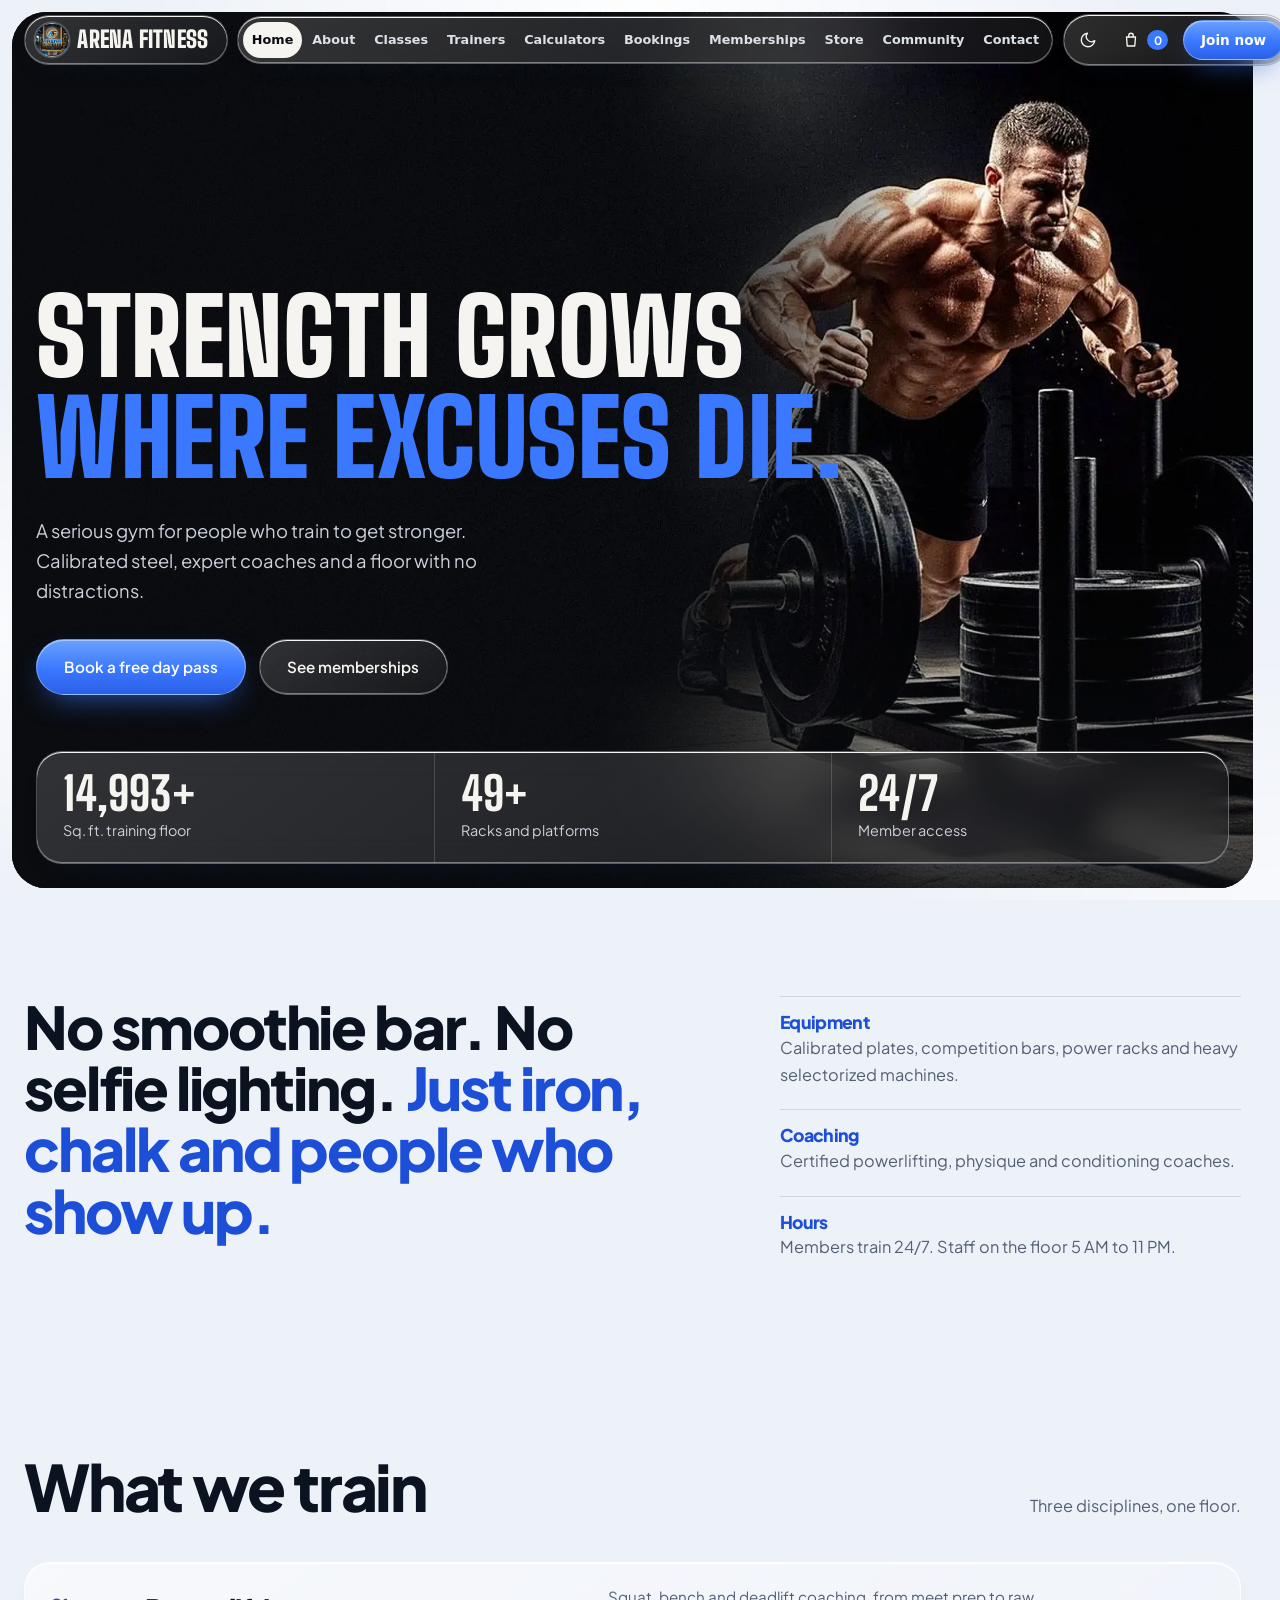
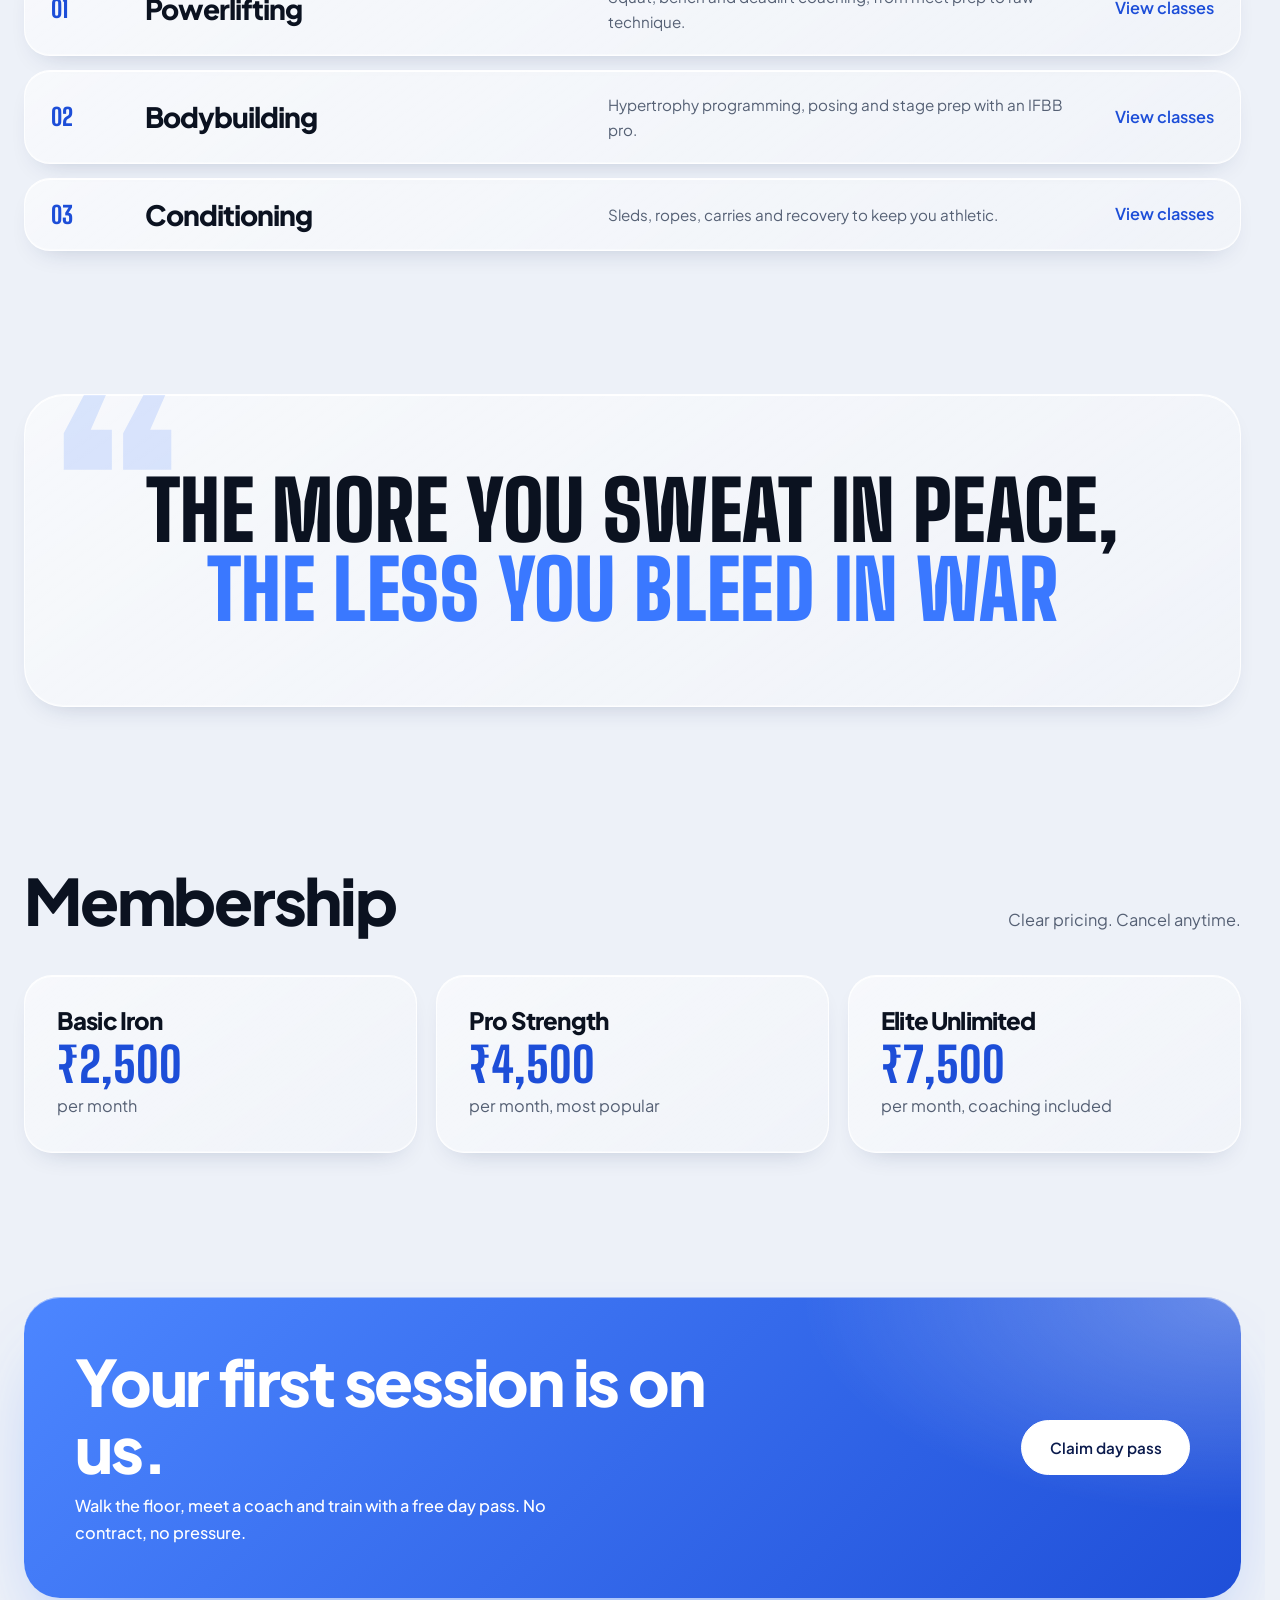
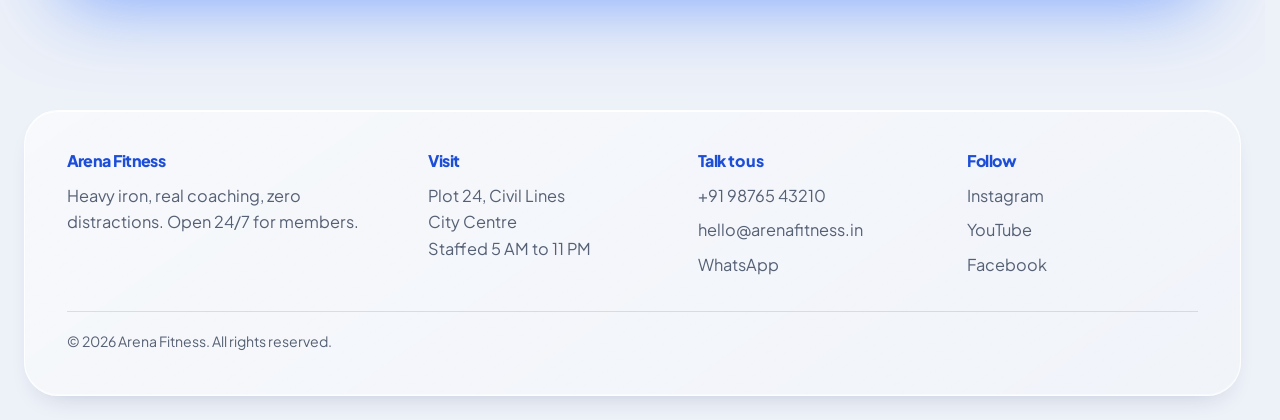
<file: index.html>
<!DOCTYPE html>
<html lang="en">
<head>
<meta charset="UTF-8">
<meta name="viewport" content="width=device-width, initial-scale=1.0">
<title>Strength Grows Where Excuses Die | Arena Fitness</title>
<meta name="description" content="Arena Fitness: heavy iron, real coaching and 24/7 access for serious lifters.">
<meta name="theme-color" content="#0A0C10">
<meta name="color-scheme" content="dark light">
<link rel="icon" type="image/png" href="favicon.png"><link rel="apple-touch-icon" href="apple-touch-icon.png">
<link rel="preconnect" href="https://fonts.googleapis.com"><link rel="preconnect" href="https://fonts.gstatic.com" crossorigin>
<link href="https://fonts.googleapis.com/css2?family=Plus+Jakarta+Sans:wght@400..800&family=Big+Shoulders+Display:wght@700..900&display=swap" rel="stylesheet">
<link rel="preload" as="image" href="hero.webp" fetchpriority="high">
<link rel="stylesheet" href="style.css?v=7">
</head>
<body>
<a class="skip" href="#main">Skip to content</a>
<header class="hd"><div class="container">
<a href="index.html" class="logo" aria-label="Arena Fitness home">Arena Fitness</a>
<nav class="dn" aria-label="Main"><a href="index.html" aria-current="page">Home</a><a href="about.html">About</a><a href="classes.html">Classes</a><a href="trainers.html">Trainers</a><a href="calculators.html">Calculators</a><a href="bookings.html">Bookings</a><a href="memberships.html">Memberships</a><a href="store.html">Store</a><a href="community.html">Community</a><a href="contact.html">Contact</a></nav>
<div class="ha"><button class="cartb" aria-label="Open cart">Cart<span class="cn">0</span></button><a class="btn p sm" href="memberships.html">Join now</a>
<button class="mt" aria-label="Open menu" aria-expanded="false">Menu</button></div>
</div></header>
<nav class="mn" aria-label="Mobile"><a href="index.html" aria-current="page">Home</a><a href="about.html">About</a><a href="classes.html">Classes</a><a href="trainers.html">Trainers</a><a href="calculators.html">Calculators</a><a href="bookings.html">Bookings</a><a href="memberships.html">Memberships</a><a href="store.html">Store</a><a href="community.html">Community</a><a href="contact.html">Contact</a></nav>
<main id="main">

<section class="hero"><div class="container hc">
<h1><span class="ln" style="--d:0"><span>Strength grows</span></span><span class="ln o" style="--d:1"><span>where excuses die.</span></span></h1>
<p class="lead">A serious gym for people who train to get stronger. Calibrated steel, expert coaches and a floor with no distractions.</p>
<div class="hb"><a class="btn p" href="bookings.html">Book a free day pass</a><a class="btn" href="memberships.html">See memberships</a></div>
</div>
<div class="hs"><div class="container"><div><b data-count="15000" data-suf="+">0</b><span>Sq. ft. training floor</span></div><div><b data-count="50" data-suf="+">0</b><span>Racks and platforms</span></div><div><b>24/7</b><span>Member access</span></div></div></div>
</section>
<section class="sec"><div class="container"><div class="stm"><h2 class="rv">No smoothie bar. No selfie lighting. <em>Just iron, chalk and people who show up.</em></h2>
<div class="facts rv" style="--d:1"><div><h4>Equipment</h4><p>Calibrated plates, competition bars, power racks and heavy selectorized machines.</p></div><div><h4>Coaching</h4><p>Certified powerlifting, physique and conditioning coaches.</p></div><div><h4>Hours</h4><p>Members train 24/7. Staff on the floor 5 AM to 11 PM.</p></div></div></div></div></section>
<section class="sec"><div class="container"><div class="sh rv"><h2>What we train</h2><p>Three disciplines, one floor.</p></div><div><a class="row rv" href="classes.html" style="--d:0"><span class="n">01</span><h3>Powerlifting</h3><p>Squat, bench and deadlift coaching, from meet prep to raw technique.</p><span class="go">View classes</span></a><a class="row rv" href="classes.html" style="--d:1"><span class="n">02</span><h3>Bodybuilding</h3><p>Hypertrophy programming, posing and stage prep with an IFBB pro.</p><span class="go">View classes</span></a><a class="row rv" href="classes.html" style="--d:2"><span class="n">03</span><h3>Conditioning</h3><p>Sleds, ropes, carries and recovery to keep you athletic.</p><span class="go">View classes</span></a></div></div></section>
<section class="sec qsec"><div class="container"><blockquote class="qt rv"><p><span>THE MORE YOU SWEAT IN PEACE,</span> <span class="o">THE LESS YOU BLEED IN WAR</span></p></blockquote></div></section>
<section class="sec"><div class="container"><div class="sh rv"><h2>Membership</h2><p>Clear pricing. Cancel anytime.</p></div><div class="pv"><a class="rv" href="memberships.html"><h3>Basic Iron</h3><b>&#8377;2,500</b><span>per month</span></a><a class="rv" href="memberships.html"><h3>Pro Strength</h3><b>&#8377;4,500</b><span>per month, most popular</span></a><a class="rv" href="memberships.html"><h3>Elite Unlimited</h3><b>&#8377;7,500</b><span>per month, coaching included</span></a></div></div></section>
<section class="cta"><div class="container rv"><div><h2>Your first session is on us.</h2><p>Walk the floor, meet a coach and train with a free day pass. No contract, no pressure.</p></div><a class="btn" href="bookings.html">Claim day pass</a></div></section>

</main>
<footer class="ft"><div class="container">
<div class="fgrid">
<div><h4>Arena Fitness</h4><p>Heavy iron, real coaching, zero distractions. Open 24/7 for members.</p></div>
<div><h4>Visit</h4><p>Plot 24, Civil Lines<br>City Centre<br>Staffed 5 AM to 11 PM</p></div>
<div><h4>Talk to us</h4><div class="fk"><a href="tel:+919876543210">+91 98765 43210</a><a href="mailto:hello@arenafitness.in">hello@arenafitness.in</a><a href="https://wa.me/919876543210">WhatsApp</a></div></div>
<div><h4>Follow</h4><div class="fk"><a href="#">Instagram</a><a href="#">YouTube</a><a href="#">Facebook</a></div></div>
</div>
<div class="fbm">&copy; 2026 Arena Fitness. All rights reserved.</div>
</div></footer>
<script src="main.js?v=7" defer></script>
</body>
</html>
</file>
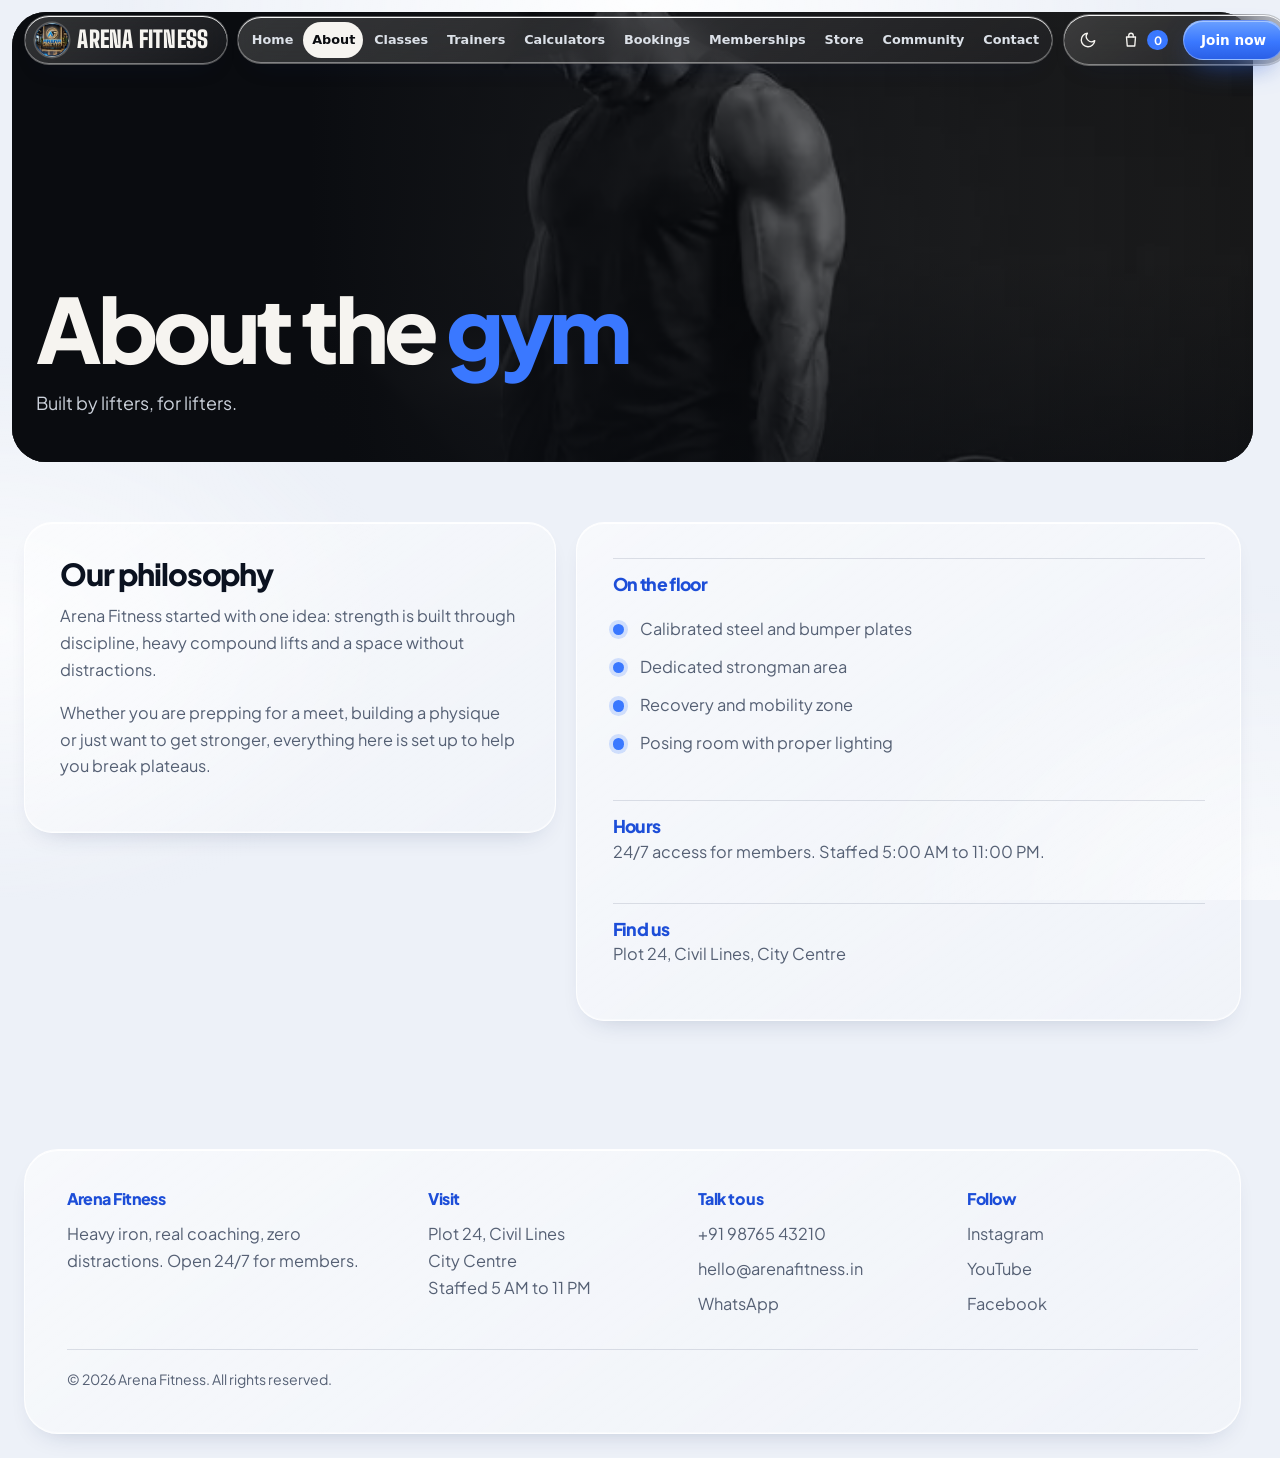
<file: about.html>
<!DOCTYPE html>
<html lang="en">
<head>
<meta charset="UTF-8">
<meta name="viewport" content="width=device-width, initial-scale=1.0">
<title>About | Arena Fitness</title>
<meta name="description" content="The story and philosophy behind Arena Fitness gym.">
<meta name="theme-color" content="#0A0C10">
<meta name="color-scheme" content="dark light">
<link rel="icon" type="image/png" href="favicon.png"><link rel="apple-touch-icon" href="apple-touch-icon.png">
<link rel="preconnect" href="https://fonts.googleapis.com"><link rel="preconnect" href="https://fonts.gstatic.com" crossorigin>
<link href="https://fonts.googleapis.com/css2?family=Plus+Jakarta+Sans:wght@400..800&family=Big+Shoulders+Display:wght@700..900&display=swap" rel="stylesheet">
<link rel="preload" as="image" href="img-lifter.webp" fetchpriority="high">
<link rel="stylesheet" href="style.css?v=7">
</head>
<body>
<a class="skip" href="#main">Skip to content</a>
<header class="hd"><div class="container">
<a href="index.html" class="logo" aria-label="Arena Fitness home">Arena Fitness</a>
<nav class="dn" aria-label="Main"><a href="index.html">Home</a><a href="about.html" aria-current="page">About</a><a href="classes.html">Classes</a><a href="trainers.html">Trainers</a><a href="calculators.html">Calculators</a><a href="bookings.html">Bookings</a><a href="memberships.html">Memberships</a><a href="store.html">Store</a><a href="community.html">Community</a><a href="contact.html">Contact</a></nav>
<div class="ha"><button class="cartb" aria-label="Open cart">Cart<span class="cn">0</span></button><a class="btn p sm" href="memberships.html">Join now</a>
<button class="mt" aria-label="Open menu" aria-expanded="false">Menu</button></div>
</div></header>
<nav class="mn" aria-label="Mobile"><a href="index.html">Home</a><a href="about.html" aria-current="page">About</a><a href="classes.html">Classes</a><a href="trainers.html">Trainers</a><a href="calculators.html">Calculators</a><a href="bookings.html">Bookings</a><a href="memberships.html">Memberships</a><a href="store.html">Store</a><a href="community.html">Community</a><a href="contact.html">Contact</a></nav>
<main id="main">
<header class="ph" style="--phi:url(img-lifter.webp)"><div class="container"><h1 class="rv">About the <em>gym</em></h1><p class="rv" style="--d:1">Built by lifters, for lifters.</p></div></header>
<section class="sec" style="border:0"><div class="container"><div class="split">
<div class="rv"><h3>Our philosophy</h3><p>Arena Fitness started with one idea: strength is built through discipline, heavy compound lifts and a space without distractions.</p><p>Whether you are prepping for a meet, building a physique or just want to get stronger, everything here is set up to help you break plateaus.</p></div>
<div class="rv" style="--d:1"><div class="facts"><div><h4>On the floor</h4><ul class="ck"><li>Calibrated steel and bumper plates</li><li>Dedicated strongman area</li><li>Recovery and mobility zone</li><li>Posing room with proper lighting</li></ul></div><div><h4>Hours</h4><p>24/7 access for members. Staffed 5:00 AM to 11:00 PM.</p></div><div><h4>Find us</h4><p>Plot 24, Civil Lines, City Centre</p></div></div></div>
</div></div></section>
</main>
<footer class="ft"><div class="container">
<div class="fgrid">
<div><h4>Arena Fitness</h4><p>Heavy iron, real coaching, zero distractions. Open 24/7 for members.</p></div>
<div><h4>Visit</h4><p>Plot 24, Civil Lines<br>City Centre<br>Staffed 5 AM to 11 PM</p></div>
<div><h4>Talk to us</h4><div class="fk"><a href="tel:+919876543210">+91 98765 43210</a><a href="mailto:hello@arenafitness.in">hello@arenafitness.in</a><a href="https://wa.me/919876543210">WhatsApp</a></div></div>
<div><h4>Follow</h4><div class="fk"><a href="#">Instagram</a><a href="#">YouTube</a><a href="#">Facebook</a></div></div>
</div>
<div class="fbm">&copy; 2026 Arena Fitness. All rights reserved.</div>
</div></footer>
<script src="main.js?v=7" defer></script>
</body>
</html>
</file>
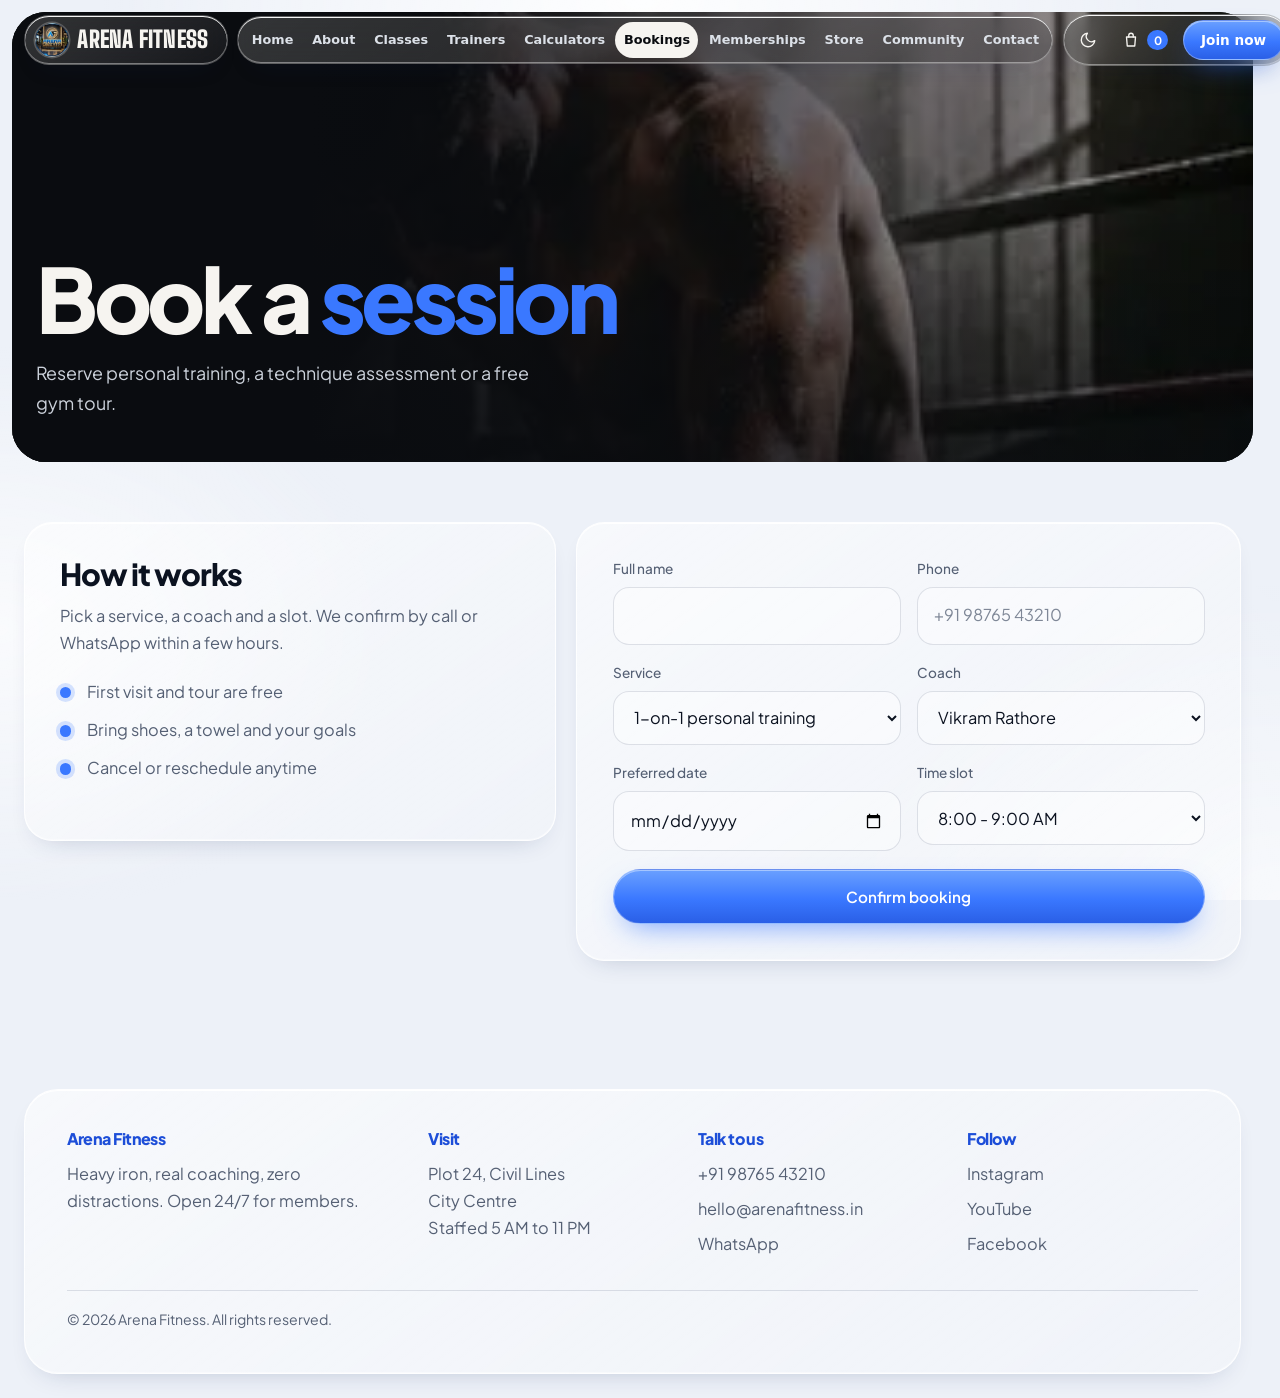
<file: bookings.html>
<!DOCTYPE html>
<html lang="en">
<head>
<meta charset="UTF-8">
<meta name="viewport" content="width=device-width, initial-scale=1.0">
<title>Bookings | Arena Fitness</title>
<meta name="description" content="Book a personal training session, assessment or free gym tour.">
<meta name="theme-color" content="#0A0C10">
<meta name="color-scheme" content="dark light">
<link rel="icon" type="image/png" href="favicon.png"><link rel="apple-touch-icon" href="apple-touch-icon.png">
<link rel="preconnect" href="https://fonts.googleapis.com"><link rel="preconnect" href="https://fonts.gstatic.com" crossorigin>
<link href="https://fonts.googleapis.com/css2?family=Plus+Jakarta+Sans:wght@400..800&family=Big+Shoulders+Display:wght@700..900&display=swap" rel="stylesheet">
<link rel="preload" as="image" href="img-boxer.webp" fetchpriority="high">
<link rel="stylesheet" href="style.css?v=7">
</head>
<body>
<a class="skip" href="#main">Skip to content</a>
<header class="hd"><div class="container">
<a href="index.html" class="logo" aria-label="Arena Fitness home">Arena Fitness</a>
<nav class="dn" aria-label="Main"><a href="index.html">Home</a><a href="about.html">About</a><a href="classes.html">Classes</a><a href="trainers.html">Trainers</a><a href="calculators.html">Calculators</a><a href="bookings.html" aria-current="page">Bookings</a><a href="memberships.html">Memberships</a><a href="store.html">Store</a><a href="community.html">Community</a><a href="contact.html">Contact</a></nav>
<div class="ha"><button class="cartb" aria-label="Open cart">Cart<span class="cn">0</span></button><a class="btn p sm" href="memberships.html">Join now</a>
<button class="mt" aria-label="Open menu" aria-expanded="false">Menu</button></div>
</div></header>
<nav class="mn" aria-label="Mobile"><a href="index.html">Home</a><a href="about.html">About</a><a href="classes.html">Classes</a><a href="trainers.html">Trainers</a><a href="calculators.html">Calculators</a><a href="bookings.html" aria-current="page">Bookings</a><a href="memberships.html">Memberships</a><a href="store.html">Store</a><a href="community.html">Community</a><a href="contact.html">Contact</a></nav>
<main id="main">
<header class="ph" style="--phi:url(img-boxer.webp)"><div class="container"><h1 class="rv">Book a <em>session</em></h1><p class="rv" style="--d:1">Reserve personal training, a technique assessment or a free gym tour.</p></div></header>
<section class="sec" style="border:0"><div class="container"><div class="split">
<div class="rv"><h3>How it works</h3><p>Pick a service, a coach and a slot. We confirm by call or WhatsApp within a few hours.</p><ul class="ck"><li>First visit and tour are free</li><li>Bring shoes, a towel and your goals</li><li>Cancel or reschedule anytime</li></ul></div>
<form class="rv" style="--d:1" data-toast="Booking request sent. We will contact you to confirm.">
<div class="fr"><div class="fg"><label for="n1">Full name</label><input id="n1" required autocomplete="name"></div><div class="fg"><label for="p1">Phone</label><input id="p1" type="tel" required autocomplete="tel" placeholder="+91 98765 43210"></div></div>
<div class="fr"><div class="fg"><label for="s1">Service</label><select id="s1"><option>1-on-1 personal training</option><option>Powerlifting technique assessment</option><option>Body composition and diet audit</option><option>Free gym tour and day pass</option></select></div><div class="fg"><label for="c1">Coach</label><select id="c1"><option>Vikram Rathore</option><option>Meera Kapoor</option><option>Arjun Chauhan</option><option>Any available coach</option></select></div></div><div class="fr"><div class="fg"><label for="d1">Preferred date</label><input id="d1" type="date" required></div><div class="fg"><label for="t1">Time slot</label><select id="t1"><option>8:00 - 9:00 AM</option><option>11:00 AM - 12:00 PM</option><option>4:00 - 5:00 PM</option><option>7:00 - 8:00 PM</option></select></div></div>
<button class="btn p b">Confirm booking</button></form></div></div></section>
</main>
<footer class="ft"><div class="container">
<div class="fgrid">
<div><h4>Arena Fitness</h4><p>Heavy iron, real coaching, zero distractions. Open 24/7 for members.</p></div>
<div><h4>Visit</h4><p>Plot 24, Civil Lines<br>City Centre<br>Staffed 5 AM to 11 PM</p></div>
<div><h4>Talk to us</h4><div class="fk"><a href="tel:+919876543210">+91 98765 43210</a><a href="mailto:hello@arenafitness.in">hello@arenafitness.in</a><a href="https://wa.me/919876543210">WhatsApp</a></div></div>
<div><h4>Follow</h4><div class="fk"><a href="#">Instagram</a><a href="#">YouTube</a><a href="#">Facebook</a></div></div>
</div>
<div class="fbm">&copy; 2026 Arena Fitness. All rights reserved.</div>
</div></footer>
<script src="main.js?v=7" defer></script>
</body>
</html>
</file>
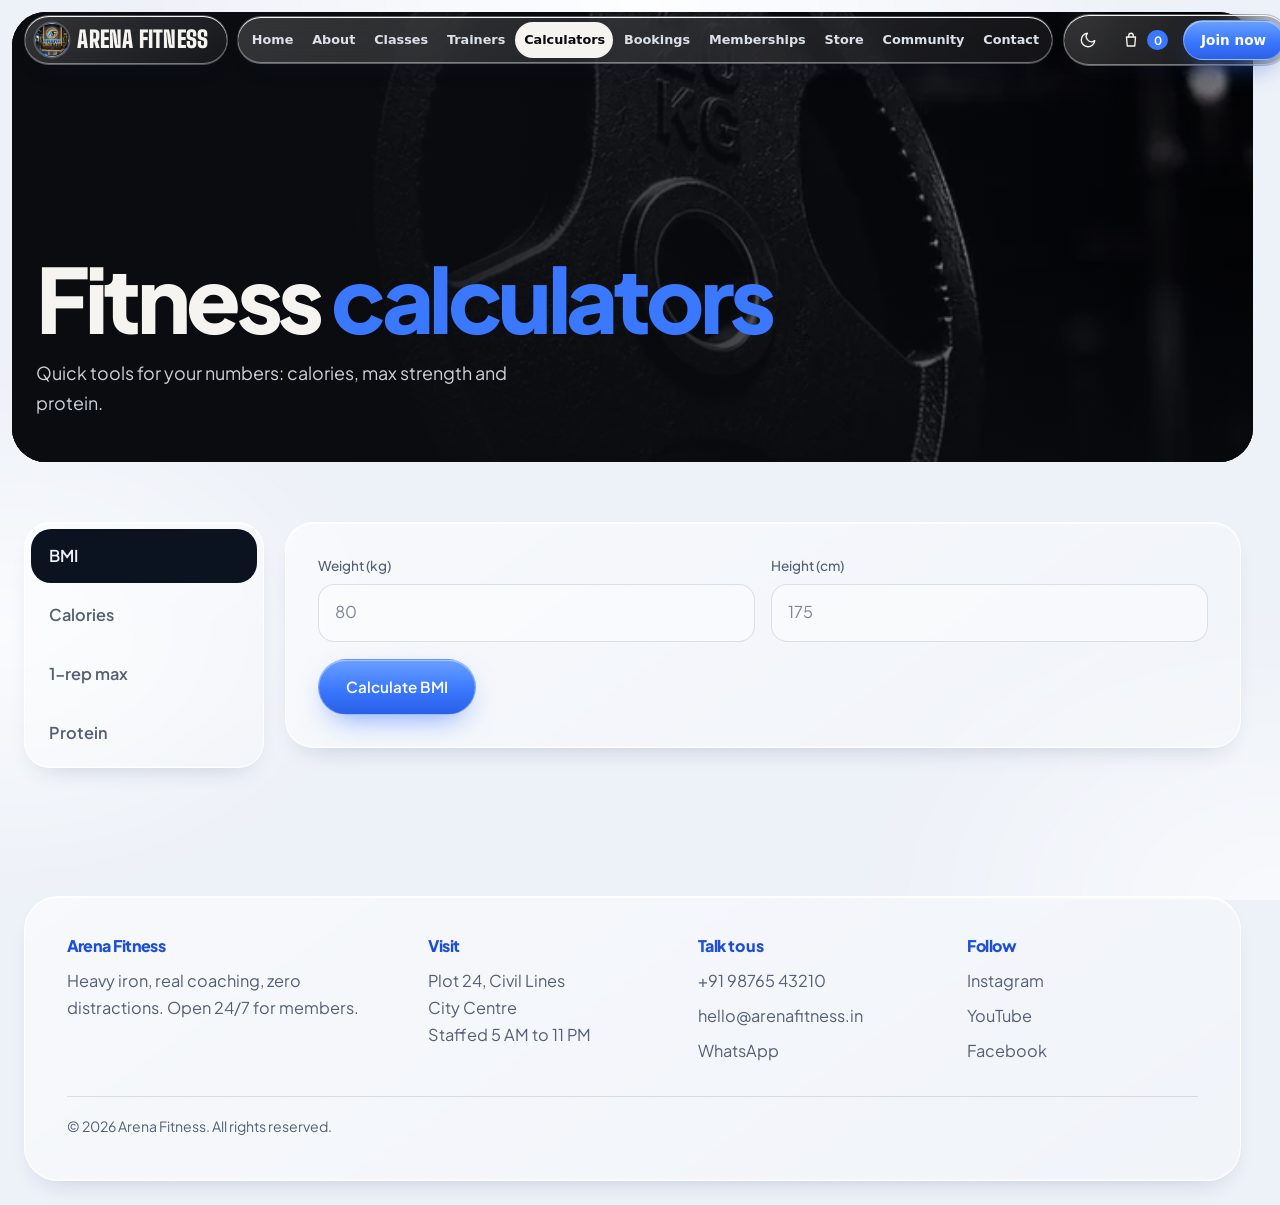
<file: calculators.html>
<!DOCTYPE html>
<html lang="en">
<head>
<meta charset="UTF-8">
<meta name="viewport" content="width=device-width, initial-scale=1.0">
<title>Calculators | Arena Fitness</title>
<meta name="description" content="Free BMI, calorie, 1-rep max and protein calculators.">
<meta name="theme-color" content="#0A0C10">
<meta name="color-scheme" content="dark light">
<link rel="icon" type="image/png" href="favicon.png"><link rel="apple-touch-icon" href="apple-touch-icon.png">
<link rel="preconnect" href="https://fonts.googleapis.com"><link rel="preconnect" href="https://fonts.gstatic.com" crossorigin>
<link href="https://fonts.googleapis.com/css2?family=Plus+Jakarta+Sans:wght@400..800&family=Big+Shoulders+Display:wght@700..900&display=swap" rel="stylesheet">
<link rel="preload" as="image" href="img-plate.webp" fetchpriority="high">
<link rel="stylesheet" href="style.css?v=7">
</head>
<body>
<a class="skip" href="#main">Skip to content</a>
<header class="hd"><div class="container">
<a href="index.html" class="logo" aria-label="Arena Fitness home">Arena Fitness</a>
<nav class="dn" aria-label="Main"><a href="index.html">Home</a><a href="about.html">About</a><a href="classes.html">Classes</a><a href="trainers.html">Trainers</a><a href="calculators.html" aria-current="page">Calculators</a><a href="bookings.html">Bookings</a><a href="memberships.html">Memberships</a><a href="store.html">Store</a><a href="community.html">Community</a><a href="contact.html">Contact</a></nav>
<div class="ha"><button class="cartb" aria-label="Open cart">Cart<span class="cn">0</span></button><a class="btn p sm" href="memberships.html">Join now</a>
<button class="mt" aria-label="Open menu" aria-expanded="false">Menu</button></div>
</div></header>
<nav class="mn" aria-label="Mobile"><a href="index.html">Home</a><a href="about.html">About</a><a href="classes.html">Classes</a><a href="trainers.html">Trainers</a><a href="calculators.html" aria-current="page">Calculators</a><a href="bookings.html">Bookings</a><a href="memberships.html">Memberships</a><a href="store.html">Store</a><a href="community.html">Community</a><a href="contact.html">Contact</a></nav>
<main id="main">
<header class="ph" style="--phi:url(img-plate.webp)"><div class="container"><h1 class="rv">Fitness <em>calculators</em></h1><p class="rv" style="--d:1">Quick tools for your numbers: calories, max strength and protein.</p></div></header>
<section class="sec" style="border:0"><div class="container"><div class="cw">
<div class="cts rv"><button class="ct on" data-t="bmi">BMI</button><button class="ct" data-t="tdee">Calories</button><button class="ct" data-t="orm">1-rep max</button><button class="ct" data-t="pro">Protein</button></div>
<div>
<div class="cp on" id="c-bmi"><form data-calc="bmi"><div class="fr"><div class="fg"><label for="bw">Weight (kg)</label><input id="bw" type="number" step="any" placeholder="80"></div><div class="fg"><label for="bh">Height (cm)</label><input id="bh" type="number" step="any" placeholder="175"></div></div><button class="btn p">Calculate BMI</button><div class="cr" aria-live="polite"></div></form></div>
<div class="cp" id="c-tdee"><form data-calc="tdee"><div class="fr"><div class="fg"><label for="tw">Weight (kg)</label><input id="tw" type="number" step="any" placeholder="80"></div><div class="fg"><label for="th">Height (cm)</label><input id="th" type="number" step="any" placeholder="175"></div></div><div class="fr"><div class="fg"><label for="ta">Age</label><input id="ta" type="number" step="any" placeholder="25"></div><div class="fg"><label for="ts">Sex</label><select id="ts"><option value="5" selected>Male</option><option value="-161">Female</option></select></div></div><div class="fg"><label for="tm">Activity level</label><select id="tm"><option value="1.2">Sedentary (little or no exercise)</option><option value="1.375">Light (1-3 days/week)</option><option value="1.55" selected>Moderate (3-5 days/week)</option><option value="1.725">Very active (6-7 days/week)</option></select></div><button class="btn p">Calculate calories</button><div class="cr" aria-live="polite"></div></form></div>
<div class="cp" id="c-orm"><form data-calc="orm"><div class="fr"><div class="fg"><label for="ow">Weight lifted (kg)</label><input id="ow" type="number" step="any" placeholder="100"></div><div class="fg"><label for="or">Reps performed</label><input id="or" type="number" step="any" placeholder="5"></div></div><button class="btn p">Calculate 1RM</button><div class="cr" aria-live="polite"></div></form></div>
<div class="cp" id="c-pro"><form data-calc="pro"><div class="fr"><div class="fg"><label for="pw">Body weight (kg)</label><input id="pw" type="number" step="any" placeholder="80"></div><div class="fg"><label for="pg">Goal</label><select id="pg"><option value="1.6">Maintain (1.6 g/kg)</option><option value="2.2" selected>Build muscle (2.2 g/kg)</option><option value="2.4">Cut or recomp (2.4 g/kg)</option></select></div></div><button class="btn p">Calculate protein</button><div class="cr" aria-live="polite"></div></form></div>
</div></div></div></section>
</main>
<footer class="ft"><div class="container">
<div class="fgrid">
<div><h4>Arena Fitness</h4><p>Heavy iron, real coaching, zero distractions. Open 24/7 for members.</p></div>
<div><h4>Visit</h4><p>Plot 24, Civil Lines<br>City Centre<br>Staffed 5 AM to 11 PM</p></div>
<div><h4>Talk to us</h4><div class="fk"><a href="tel:+919876543210">+91 98765 43210</a><a href="mailto:hello@arenafitness.in">hello@arenafitness.in</a><a href="https://wa.me/919876543210">WhatsApp</a></div></div>
<div><h4>Follow</h4><div class="fk"><a href="#">Instagram</a><a href="#">YouTube</a><a href="#">Facebook</a></div></div>
</div>
<div class="fbm">&copy; 2026 Arena Fitness. All rights reserved.</div>
</div></footer>
<script src="main.js?v=7" defer></script>
</body>
</html>
</file>
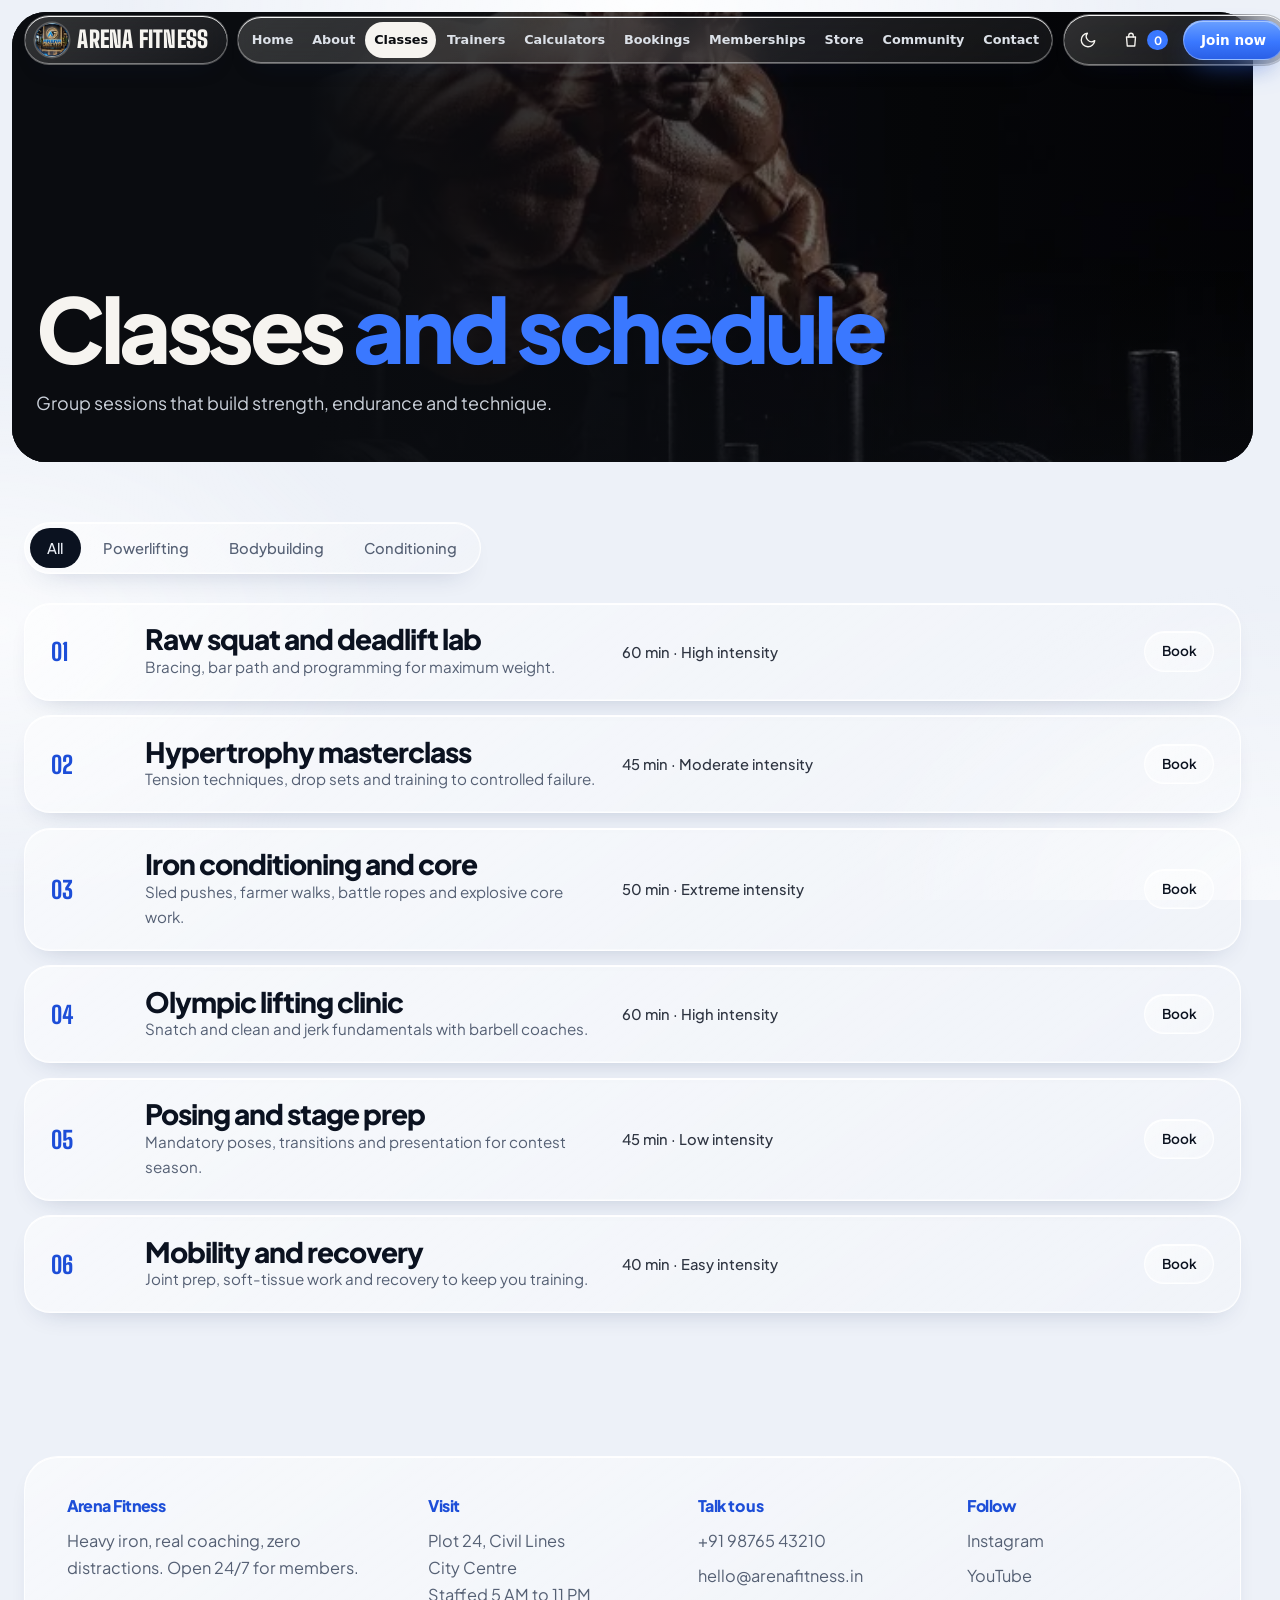
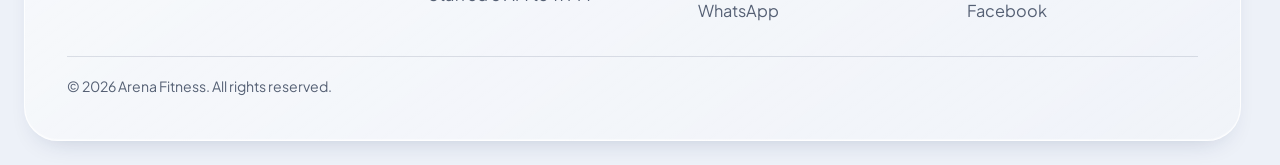
<file: classes.html>
<!DOCTYPE html>
<html lang="en">
<head>
<meta charset="UTF-8">
<meta name="viewport" content="width=device-width, initial-scale=1.0">
<title>Classes | Arena Fitness</title>
<meta name="description" content="Group strength, bodybuilding and conditioning classes at Arena Fitness.">
<meta name="theme-color" content="#0A0C10">
<meta name="color-scheme" content="dark light">
<link rel="icon" type="image/png" href="favicon.png"><link rel="apple-touch-icon" href="apple-touch-icon.png">
<link rel="preconnect" href="https://fonts.googleapis.com"><link rel="preconnect" href="https://fonts.gstatic.com" crossorigin>
<link href="https://fonts.googleapis.com/css2?family=Plus+Jakarta+Sans:wght@400..800&family=Big+Shoulders+Display:wght@700..900&display=swap" rel="stylesheet">
<link rel="preload" as="image" href="img-sled.webp" fetchpriority="high">
<link rel="stylesheet" href="style.css?v=7">
</head>
<body>
<a class="skip" href="#main">Skip to content</a>
<header class="hd"><div class="container">
<a href="index.html" class="logo" aria-label="Arena Fitness home">Arena Fitness</a>
<nav class="dn" aria-label="Main"><a href="index.html">Home</a><a href="about.html">About</a><a href="classes.html" aria-current="page">Classes</a><a href="trainers.html">Trainers</a><a href="calculators.html">Calculators</a><a href="bookings.html">Bookings</a><a href="memberships.html">Memberships</a><a href="store.html">Store</a><a href="community.html">Community</a><a href="contact.html">Contact</a></nav>
<div class="ha"><button class="cartb" aria-label="Open cart">Cart<span class="cn">0</span></button><a class="btn p sm" href="memberships.html">Join now</a>
<button class="mt" aria-label="Open menu" aria-expanded="false">Menu</button></div>
</div></header>
<nav class="mn" aria-label="Mobile"><a href="index.html">Home</a><a href="about.html">About</a><a href="classes.html" aria-current="page">Classes</a><a href="trainers.html">Trainers</a><a href="calculators.html">Calculators</a><a href="bookings.html">Bookings</a><a href="memberships.html">Memberships</a><a href="store.html">Store</a><a href="community.html">Community</a><a href="contact.html">Contact</a></nav>
<main id="main">
<header class="ph" style="--phi:url(img-sled.webp)"><div class="container"><h1 class="rv">Classes <em>and schedule</em></h1><p class="rv" style="--d:1">Group sessions that build strength, endurance and technique.</p></div></header>
<section class="sec" style="border:0"><div class="container"><div class="fl rv"><button class="fb on" data-f="all">All</button><button class="fb" data-f="powerlifting">Powerlifting</button><button class="fb" data-f="bodybuilding">Bodybuilding</button><button class="fb" data-f="conditioning">Conditioning</button></div><div class="rows"><div class="row rv" data-cat="powerlifting"><span class="n">01</span><div><h3>Raw squat and deadlift lab</h3><p>Bracing, bar path and programming for maximum weight.</p></div><span class="mt2">60 min &middot; High intensity</span><a class="btn sm" href="bookings.html">Book</a></div><div class="row rv" data-cat="bodybuilding"><span class="n">02</span><div><h3>Hypertrophy masterclass</h3><p>Tension techniques, drop sets and training to controlled failure.</p></div><span class="mt2">45 min &middot; Moderate intensity</span><a class="btn sm" href="bookings.html">Book</a></div><div class="row rv" data-cat="conditioning"><span class="n">03</span><div><h3>Iron conditioning and core</h3><p>Sled pushes, farmer walks, battle ropes and explosive core work.</p></div><span class="mt2">50 min &middot; Extreme intensity</span><a class="btn sm" href="bookings.html">Book</a></div><div class="row rv" data-cat="powerlifting"><span class="n">04</span><div><h3>Olympic lifting clinic</h3><p>Snatch and clean and jerk fundamentals with barbell coaches.</p></div><span class="mt2">60 min &middot; High intensity</span><a class="btn sm" href="bookings.html">Book</a></div><div class="row rv" data-cat="bodybuilding"><span class="n">05</span><div><h3>Posing and stage prep</h3><p>Mandatory poses, transitions and presentation for contest season.</p></div><span class="mt2">45 min &middot; Low intensity</span><a class="btn sm" href="bookings.html">Book</a></div><div class="row rv" data-cat="conditioning"><span class="n">06</span><div><h3>Mobility and recovery</h3><p>Joint prep, soft-tissue work and recovery to keep you training.</p></div><span class="mt2">40 min &middot; Easy intensity</span><a class="btn sm" href="bookings.html">Book</a></div></div></div></section>
</main>
<footer class="ft"><div class="container">
<div class="fgrid">
<div><h4>Arena Fitness</h4><p>Heavy iron, real coaching, zero distractions. Open 24/7 for members.</p></div>
<div><h4>Visit</h4><p>Plot 24, Civil Lines<br>City Centre<br>Staffed 5 AM to 11 PM</p></div>
<div><h4>Talk to us</h4><div class="fk"><a href="tel:+919876543210">+91 98765 43210</a><a href="mailto:hello@arenafitness.in">hello@arenafitness.in</a><a href="https://wa.me/919876543210">WhatsApp</a></div></div>
<div><h4>Follow</h4><div class="fk"><a href="#">Instagram</a><a href="#">YouTube</a><a href="#">Facebook</a></div></div>
</div>
<div class="fbm">&copy; 2026 Arena Fitness. All rights reserved.</div>
</div></footer>
<script src="main.js?v=7" defer></script>
</body>
</html>
</file>
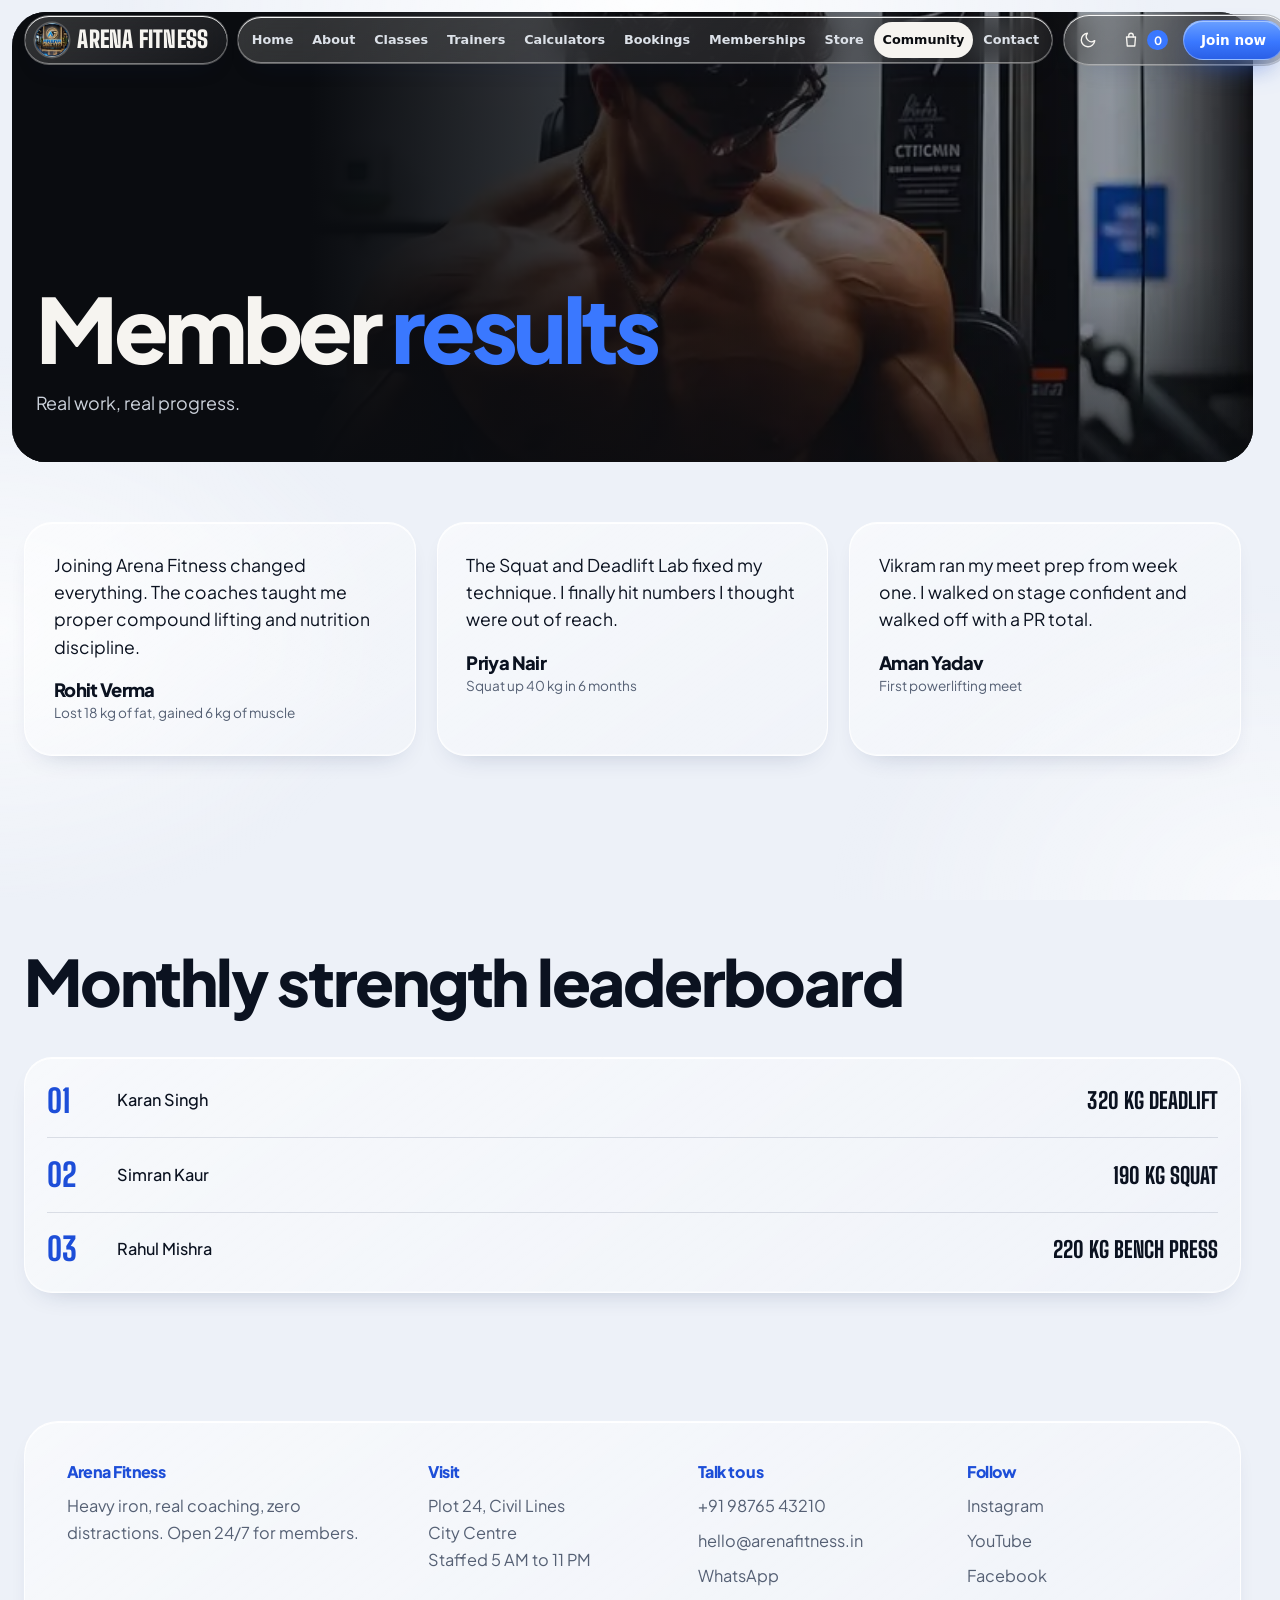
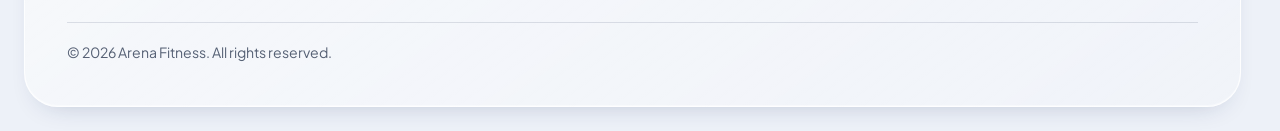
<file: community.html>
<!DOCTYPE html>
<html lang="en">
<head>
<meta charset="UTF-8">
<meta name="viewport" content="width=device-width, initial-scale=1.0">
<title>Community | Arena Fitness</title>
<meta name="description" content="Member transformations and the monthly strength leaderboard.">
<meta name="theme-color" content="#0A0C10">
<meta name="color-scheme" content="dark light">
<link rel="icon" type="image/png" href="favicon.png"><link rel="apple-touch-icon" href="apple-touch-icon.png">
<link rel="preconnect" href="https://fonts.googleapis.com"><link rel="preconnect" href="https://fonts.gstatic.com" crossorigin>
<link href="https://fonts.googleapis.com/css2?family=Plus+Jakarta+Sans:wght@400..800&family=Big+Shoulders+Display:wght@700..900&display=swap" rel="stylesheet">
<link rel="preload" as="image" href="img-physique.webp" fetchpriority="high">
<link rel="stylesheet" href="style.css?v=7">
</head>
<body>
<a class="skip" href="#main">Skip to content</a>
<header class="hd"><div class="container">
<a href="index.html" class="logo" aria-label="Arena Fitness home">Arena Fitness</a>
<nav class="dn" aria-label="Main"><a href="index.html">Home</a><a href="about.html">About</a><a href="classes.html">Classes</a><a href="trainers.html">Trainers</a><a href="calculators.html">Calculators</a><a href="bookings.html">Bookings</a><a href="memberships.html">Memberships</a><a href="store.html">Store</a><a href="community.html" aria-current="page">Community</a><a href="contact.html">Contact</a></nav>
<div class="ha"><button class="cartb" aria-label="Open cart">Cart<span class="cn">0</span></button><a class="btn p sm" href="memberships.html">Join now</a>
<button class="mt" aria-label="Open menu" aria-expanded="false">Menu</button></div>
</div></header>
<nav class="mn" aria-label="Mobile"><a href="index.html">Home</a><a href="about.html">About</a><a href="classes.html">Classes</a><a href="trainers.html">Trainers</a><a href="calculators.html">Calculators</a><a href="bookings.html">Bookings</a><a href="memberships.html">Memberships</a><a href="store.html">Store</a><a href="community.html" aria-current="page">Community</a><a href="contact.html">Contact</a></nav>
<main id="main">
<header class="ph" style="--phi:url(img-physique.webp)"><div class="container"><h1 class="rv">Member <em>results</em></h1><p class="rv" style="--d:1">Real work, real progress.</p></div></header>
<section class="sec" style="border:0"><div class="container"><div class="g3"><div class="q rv" style="--d:0"><p>Joining Arena Fitness changed everything. The coaches taught me proper compound lifting and nutrition discipline.</p><h4>Rohit Verma</h4><small>Lost 18 kg of fat, gained 6 kg of muscle</small></div><div class="q rv" style="--d:1"><p>The Squat and Deadlift Lab fixed my technique. I finally hit numbers I thought were out of reach.</p><h4>Priya Nair</h4><small>Squat up 40 kg in 6 months</small></div><div class="q rv" style="--d:2"><p>Vikram ran my meet prep from week one. I walked on stage confident and walked off with a PR total.</p><h4>Aman Yadav</h4><small>First powerlifting meet</small></div></div></div></section>
<section class="sec"><div class="container"><div class="sh rv"><h2>Monthly strength leaderboard</h2></div><ul class="lb rv"><li><em>01</em><span>Karan Singh</span><strong>320 kg deadlift</strong></li><li><em>02</em><span>Simran Kaur</span><strong>190 kg squat</strong></li><li><em>03</em><span>Rahul Mishra</span><strong>220 kg bench press</strong></li></ul></div></section>
</main>
<footer class="ft"><div class="container">
<div class="fgrid">
<div><h4>Arena Fitness</h4><p>Heavy iron, real coaching, zero distractions. Open 24/7 for members.</p></div>
<div><h4>Visit</h4><p>Plot 24, Civil Lines<br>City Centre<br>Staffed 5 AM to 11 PM</p></div>
<div><h4>Talk to us</h4><div class="fk"><a href="tel:+919876543210">+91 98765 43210</a><a href="mailto:hello@arenafitness.in">hello@arenafitness.in</a><a href="https://wa.me/919876543210">WhatsApp</a></div></div>
<div><h4>Follow</h4><div class="fk"><a href="#">Instagram</a><a href="#">YouTube</a><a href="#">Facebook</a></div></div>
</div>
<div class="fbm">&copy; 2026 Arena Fitness. All rights reserved.</div>
</div></footer>
<script src="main.js?v=7" defer></script>
</body>
</html>
</file>
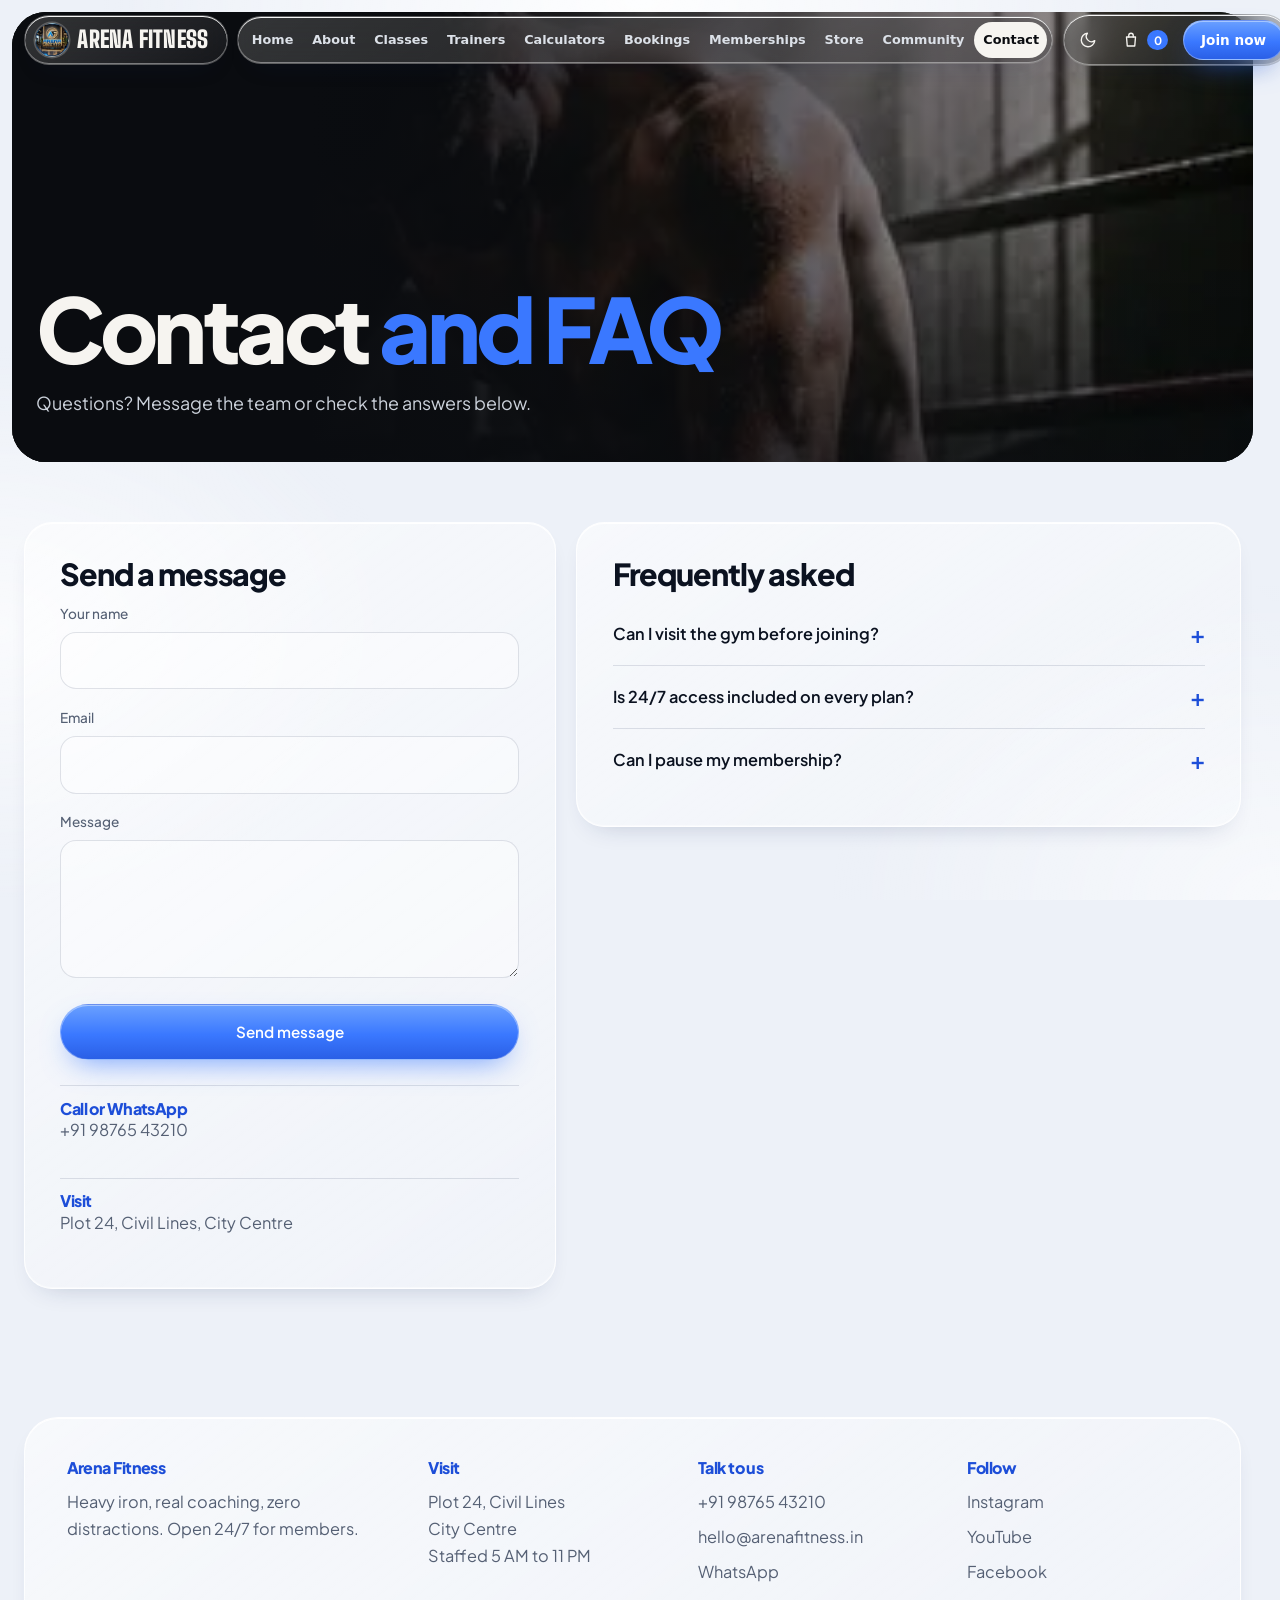
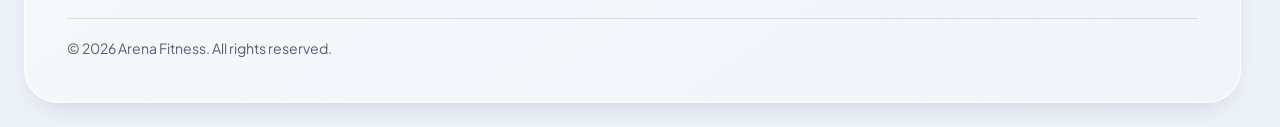
<file: contact.html>
<!DOCTYPE html>
<html lang="en">
<head>
<meta charset="UTF-8">
<meta name="viewport" content="width=device-width, initial-scale=1.0">
<title>Contact | Arena Fitness</title>
<meta name="description" content="Contact Arena Fitness or read our frequently asked questions.">
<meta name="theme-color" content="#0A0C10">
<meta name="color-scheme" content="dark light">
<link rel="icon" type="image/png" href="favicon.png"><link rel="apple-touch-icon" href="apple-touch-icon.png">
<link rel="preconnect" href="https://fonts.googleapis.com"><link rel="preconnect" href="https://fonts.gstatic.com" crossorigin>
<link href="https://fonts.googleapis.com/css2?family=Plus+Jakarta+Sans:wght@400..800&family=Big+Shoulders+Display:wght@700..900&display=swap" rel="stylesheet">
<link rel="preload" as="image" href="img-boxer.webp" fetchpriority="high">
<link rel="stylesheet" href="style.css?v=7">
</head>
<body>
<a class="skip" href="#main">Skip to content</a>
<header class="hd"><div class="container">
<a href="index.html" class="logo" aria-label="Arena Fitness home">Arena Fitness</a>
<nav class="dn" aria-label="Main"><a href="index.html">Home</a><a href="about.html">About</a><a href="classes.html">Classes</a><a href="trainers.html">Trainers</a><a href="calculators.html">Calculators</a><a href="bookings.html">Bookings</a><a href="memberships.html">Memberships</a><a href="store.html">Store</a><a href="community.html">Community</a><a href="contact.html" aria-current="page">Contact</a></nav>
<div class="ha"><button class="cartb" aria-label="Open cart">Cart<span class="cn">0</span></button><a class="btn p sm" href="memberships.html">Join now</a>
<button class="mt" aria-label="Open menu" aria-expanded="false">Menu</button></div>
</div></header>
<nav class="mn" aria-label="Mobile"><a href="index.html">Home</a><a href="about.html">About</a><a href="classes.html">Classes</a><a href="trainers.html">Trainers</a><a href="calculators.html">Calculators</a><a href="bookings.html">Bookings</a><a href="memberships.html">Memberships</a><a href="store.html">Store</a><a href="community.html">Community</a><a href="contact.html" aria-current="page">Contact</a></nav>
<main id="main">
<header class="ph" style="--phi:url(img-boxer.webp)"><div class="container"><h1 class="rv">Contact <em>and FAQ</em></h1><p class="rv" style="--d:1">Questions? Message the team or check the answers below.</p></div></header>
<section class="sec" style="border:0"><div class="container"><div class="split">
<div class="rv"><h3>Send a message</h3><form data-toast="Message sent. Our team will reply shortly."><div class="fg"><label for="n2">Your name</label><input id="n2" required autocomplete="name"></div><div class="fg"><label for="e2">Email</label><input id="e2" type="email" required autocomplete="email"></div><div class="fg"><label for="m2">Message</label><textarea id="m2" rows="4" required></textarea></div><button class="btn p b">Send message</button></form>
<div class="info"><div><h4>Call or WhatsApp</h4><p>+91 98765 43210</p></div><div><h4>Visit</h4><p>Plot 24, Civil Lines, City Centre</p></div></div></div>
<div class="rv" style="--d:1"><h3>Frequently asked</h3><div class="fq"><button aria-expanded="false">Can I visit the gym before joining?</button><div class="fa"><div><p>Yes. Book a free gym tour and day pass on our Bookings page.</p></div></div></div><div class="fq"><button aria-expanded="false">Is 24/7 access included on every plan?</button><div class="fa"><div><p>Yes. All tiers include secure keycard entry so you can train whenever you want.</p></div></div></div><div class="fq"><button aria-expanded="false">Can I pause my membership?</button><div class="fa"><div><p>Yes. Members can freeze for up to 3 months per year for travel or injury.</p></div></div></div></div></div></div></section>
</main>
<footer class="ft"><div class="container">
<div class="fgrid">
<div><h4>Arena Fitness</h4><p>Heavy iron, real coaching, zero distractions. Open 24/7 for members.</p></div>
<div><h4>Visit</h4><p>Plot 24, Civil Lines<br>City Centre<br>Staffed 5 AM to 11 PM</p></div>
<div><h4>Talk to us</h4><div class="fk"><a href="tel:+919876543210">+91 98765 43210</a><a href="mailto:hello@arenafitness.in">hello@arenafitness.in</a><a href="https://wa.me/919876543210">WhatsApp</a></div></div>
<div><h4>Follow</h4><div class="fk"><a href="#">Instagram</a><a href="#">YouTube</a><a href="#">Facebook</a></div></div>
</div>
<div class="fbm">&copy; 2026 Arena Fitness. All rights reserved.</div>
</div></footer>
<script src="main.js?v=7" defer></script>
</body>
</html>
</file>
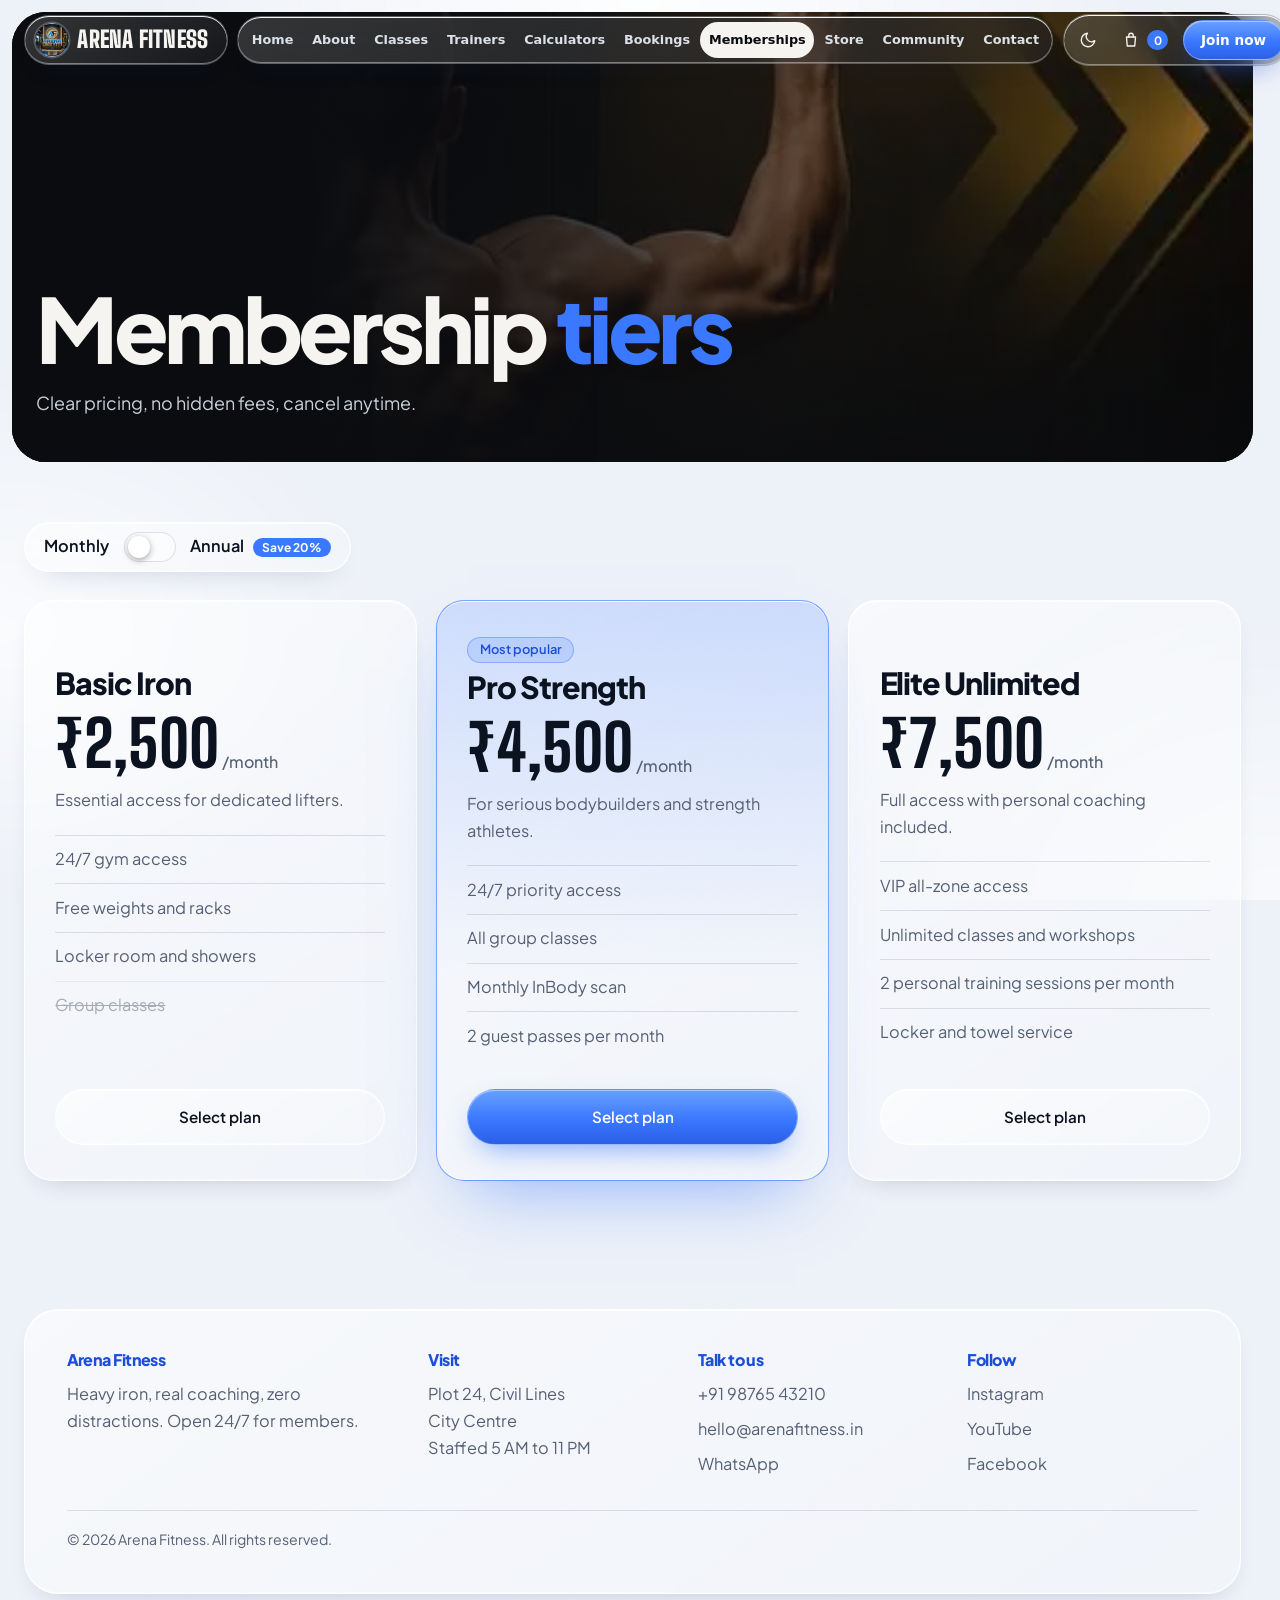
<file: memberships.html>
<!DOCTYPE html>
<html lang="en">
<head>
<meta charset="UTF-8">
<meta name="viewport" content="width=device-width, initial-scale=1.0">
<title>Memberships | Arena Fitness</title>
<meta name="description" content="Membership plans: Basic Iron, Pro Strength and Elite Unlimited.">
<meta name="theme-color" content="#0A0C10">
<meta name="color-scheme" content="dark light">
<link rel="icon" type="image/png" href="favicon.png"><link rel="apple-touch-icon" href="apple-touch-icon.png">
<link rel="preconnect" href="https://fonts.googleapis.com"><link rel="preconnect" href="https://fonts.gstatic.com" crossorigin>
<link href="https://fonts.googleapis.com/css2?family=Plus+Jakarta+Sans:wght@400..800&family=Big+Shoulders+Display:wght@700..900&display=swap" rel="stylesheet">
<link rel="preload" as="image" href="img-lat.webp" fetchpriority="high">
<link rel="stylesheet" href="style.css?v=7">
</head>
<body>
<a class="skip" href="#main">Skip to content</a>
<header class="hd"><div class="container">
<a href="index.html" class="logo" aria-label="Arena Fitness home">Arena Fitness</a>
<nav class="dn" aria-label="Main"><a href="index.html">Home</a><a href="about.html">About</a><a href="classes.html">Classes</a><a href="trainers.html">Trainers</a><a href="calculators.html">Calculators</a><a href="bookings.html">Bookings</a><a href="memberships.html" aria-current="page">Memberships</a><a href="store.html">Store</a><a href="community.html">Community</a><a href="contact.html">Contact</a></nav>
<div class="ha"><button class="cartb" aria-label="Open cart">Cart<span class="cn">0</span></button><a class="btn p sm" href="memberships.html">Join now</a>
<button class="mt" aria-label="Open menu" aria-expanded="false">Menu</button></div>
</div></header>
<nav class="mn" aria-label="Mobile"><a href="index.html">Home</a><a href="about.html">About</a><a href="classes.html">Classes</a><a href="trainers.html">Trainers</a><a href="calculators.html">Calculators</a><a href="bookings.html">Bookings</a><a href="memberships.html" aria-current="page">Memberships</a><a href="store.html">Store</a><a href="community.html">Community</a><a href="contact.html">Contact</a></nav>
<main id="main">
<header class="ph" style="--phi:url(img-lat.webp)"><div class="container"><h1 class="rv">Membership <em>tiers</em></h1><p class="rv" style="--d:1">Clear pricing, no hidden fees, cancel anytime.</p></div></header>
<section class="sec" style="border:0"><div class="container"><div class="bt rv"><span>Monthly</span><label class="sw"><input type="checkbox" id="bt" aria-label="Switch to annual billing"><span class="sl"></span></label><span>Annual <span class="sv">Save 20%</span></span></div>
<div class="plans"><div class="plan rv" style="--d:0" data-m="₹2,500" data-a="₹2,000"><div class="tag"></div><h3>Basic Iron</h3><div class="pr"><span class="amt">₹2,500</span><small> /month</small></div><div class="bn" hidden>Billed annually</div><p>Essential access for dedicated lifters.</p><ul class="pf"><li class="">24/7 gym access</li><li class="">Free weights and racks</li><li class="">Locker room and showers</li><li class="no">Group classes</li></ul><button class="btn b" onclick="openCheckout('Basic Iron')">Select plan</button></div><div class="plan rv f" style="--d:1" data-m="₹4,500" data-a="₹3,600"><div class="tag">Most popular</div><h3>Pro Strength</h3><div class="pr"><span class="amt">₹4,500</span><small> /month</small></div><div class="bn" hidden>Billed annually</div><p>For serious bodybuilders and strength athletes.</p><ul class="pf"><li class="">24/7 priority access</li><li class="">All group classes</li><li class="">Monthly InBody scan</li><li class="">2 guest passes per month</li></ul><button class="btn p b" onclick="openCheckout('Pro Strength')">Select plan</button></div><div class="plan rv" style="--d:2" data-m="₹7,500" data-a="₹6,000"><div class="tag"></div><h3>Elite Unlimited</h3><div class="pr"><span class="amt">₹7,500</span><small> /month</small></div><div class="bn" hidden>Billed annually</div><p>Full access with personal coaching included.</p><ul class="pf"><li class="">VIP all-zone access</li><li class="">Unlimited classes and workshops</li><li class="">2 personal training sessions per month</li><li class="">Locker and towel service</li></ul><button class="btn b" onclick="openCheckout('Elite Unlimited')">Select plan</button></div></div></div></section>
</main>
<footer class="ft"><div class="container">
<div class="fgrid">
<div><h4>Arena Fitness</h4><p>Heavy iron, real coaching, zero distractions. Open 24/7 for members.</p></div>
<div><h4>Visit</h4><p>Plot 24, Civil Lines<br>City Centre<br>Staffed 5 AM to 11 PM</p></div>
<div><h4>Talk to us</h4><div class="fk"><a href="tel:+919876543210">+91 98765 43210</a><a href="mailto:hello@arenafitness.in">hello@arenafitness.in</a><a href="https://wa.me/919876543210">WhatsApp</a></div></div>
<div><h4>Follow</h4><div class="fk"><a href="#">Instagram</a><a href="#">YouTube</a><a href="#">Facebook</a></div></div>
</div>
<div class="fbm">&copy; 2026 Arena Fitness. All rights reserved.</div>
</div></footer>
<script src="main.js?v=7" defer></script>
</body>
</html>
</file>
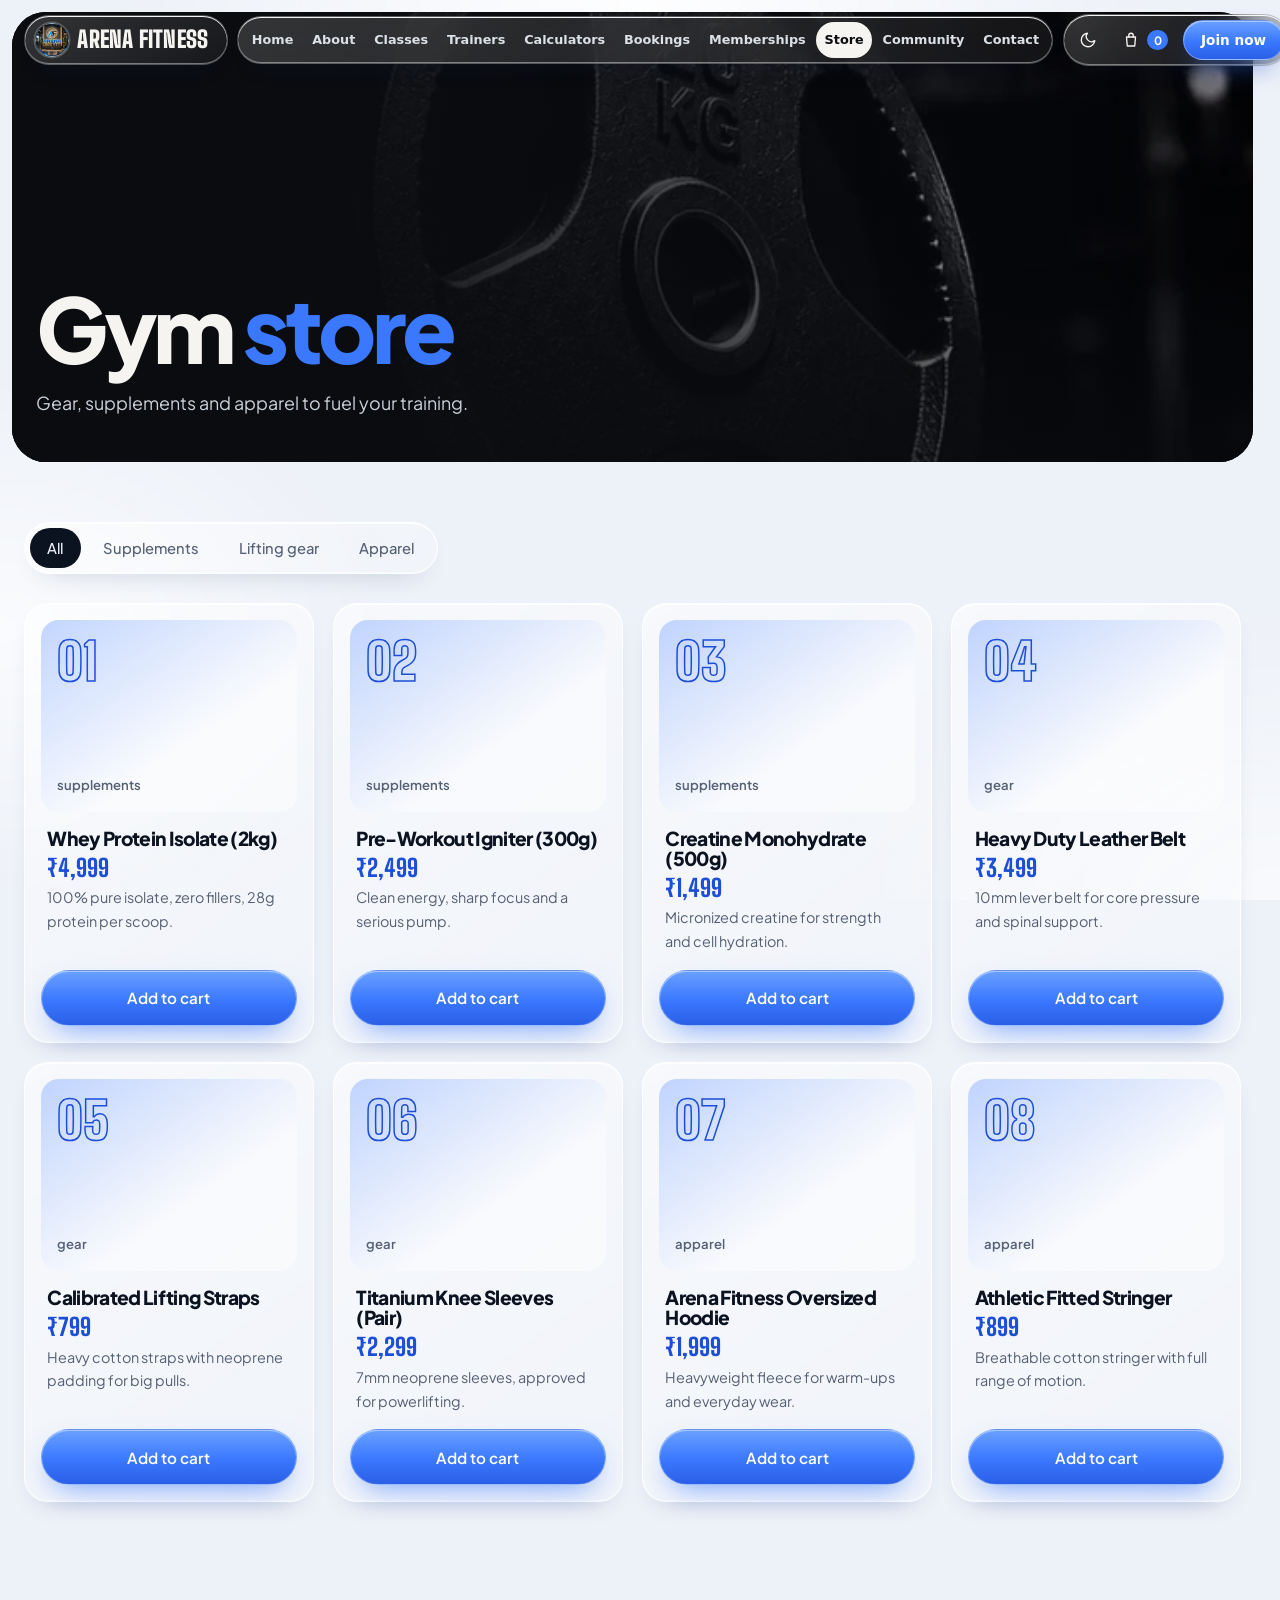
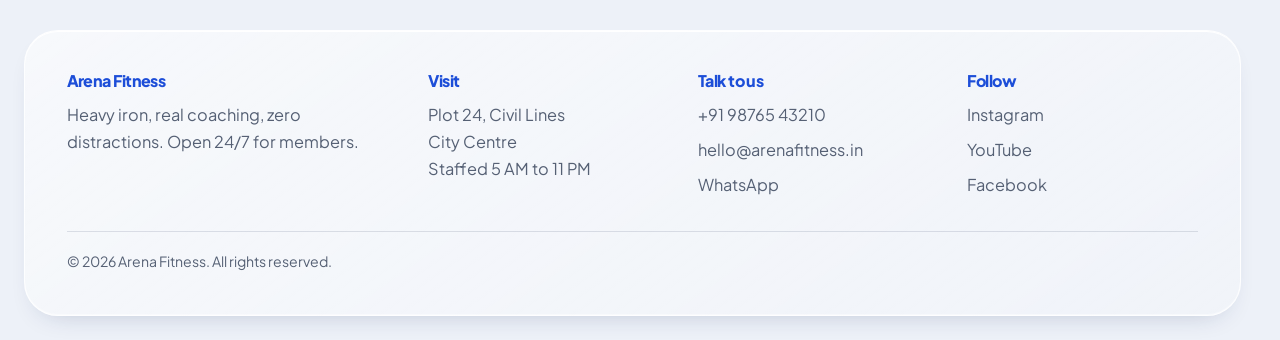
<file: store.html>
<!DOCTYPE html>
<html lang="en">
<head>
<meta charset="UTF-8">
<meta name="viewport" content="width=device-width, initial-scale=1.0">
<title>Store | Arena Fitness</title>
<meta name="description" content="Supplements, lifting gear and apparel from Arena Fitness.">
<meta name="theme-color" content="#0A0C10">
<meta name="color-scheme" content="dark light">
<link rel="icon" type="image/png" href="favicon.png"><link rel="apple-touch-icon" href="apple-touch-icon.png">
<link rel="preconnect" href="https://fonts.googleapis.com"><link rel="preconnect" href="https://fonts.gstatic.com" crossorigin>
<link href="https://fonts.googleapis.com/css2?family=Plus+Jakarta+Sans:wght@400..800&family=Big+Shoulders+Display:wght@700..900&display=swap" rel="stylesheet">
<link rel="preload" as="image" href="img-plate.webp" fetchpriority="high">
<link rel="stylesheet" href="style.css?v=7">
</head>
<body>
<a class="skip" href="#main">Skip to content</a>
<header class="hd"><div class="container">
<a href="index.html" class="logo" aria-label="Arena Fitness home">Arena Fitness</a>
<nav class="dn" aria-label="Main"><a href="index.html">Home</a><a href="about.html">About</a><a href="classes.html">Classes</a><a href="trainers.html">Trainers</a><a href="calculators.html">Calculators</a><a href="bookings.html">Bookings</a><a href="memberships.html">Memberships</a><a href="store.html" aria-current="page">Store</a><a href="community.html">Community</a><a href="contact.html">Contact</a></nav>
<div class="ha"><button class="cartb" aria-label="Open cart">Cart<span class="cn">0</span></button><a class="btn p sm" href="memberships.html">Join now</a>
<button class="mt" aria-label="Open menu" aria-expanded="false">Menu</button></div>
</div></header>
<nav class="mn" aria-label="Mobile"><a href="index.html">Home</a><a href="about.html">About</a><a href="classes.html">Classes</a><a href="trainers.html">Trainers</a><a href="calculators.html">Calculators</a><a href="bookings.html">Bookings</a><a href="memberships.html">Memberships</a><a href="store.html" aria-current="page">Store</a><a href="community.html">Community</a><a href="contact.html">Contact</a></nav>
<main id="main">
<header class="ph" style="--phi:url(img-plate.webp)"><div class="container"><h1 class="rv">Gym <em>store</em></h1><p class="rv" style="--d:1">Gear, supplements and apparel to fuel your training.</p></div></header>
<section class="sec" style="border:0"><div class="container"><div class="fl rv"><button class="fb on" data-f="all">All</button><button class="fb" data-f="supplements">Supplements</button><button class="fb" data-f="gear">Lifting gear</button><button class="fb" data-f="apparel">Apparel</button></div><div class="g4" id="sg"></div></div></section>
</main>
<footer class="ft"><div class="container">
<div class="fgrid">
<div><h4>Arena Fitness</h4><p>Heavy iron, real coaching, zero distractions. Open 24/7 for members.</p></div>
<div><h4>Visit</h4><p>Plot 24, Civil Lines<br>City Centre<br>Staffed 5 AM to 11 PM</p></div>
<div><h4>Talk to us</h4><div class="fk"><a href="tel:+919876543210">+91 98765 43210</a><a href="mailto:hello@arenafitness.in">hello@arenafitness.in</a><a href="https://wa.me/919876543210">WhatsApp</a></div></div>
<div><h4>Follow</h4><div class="fk"><a href="#">Instagram</a><a href="#">YouTube</a><a href="#">Facebook</a></div></div>
</div>
<div class="fbm">&copy; 2026 Arena Fitness. All rights reserved.</div>
</div></footer>
<script src="main.js?v=7" defer></script>
</body>
</html>
</file>
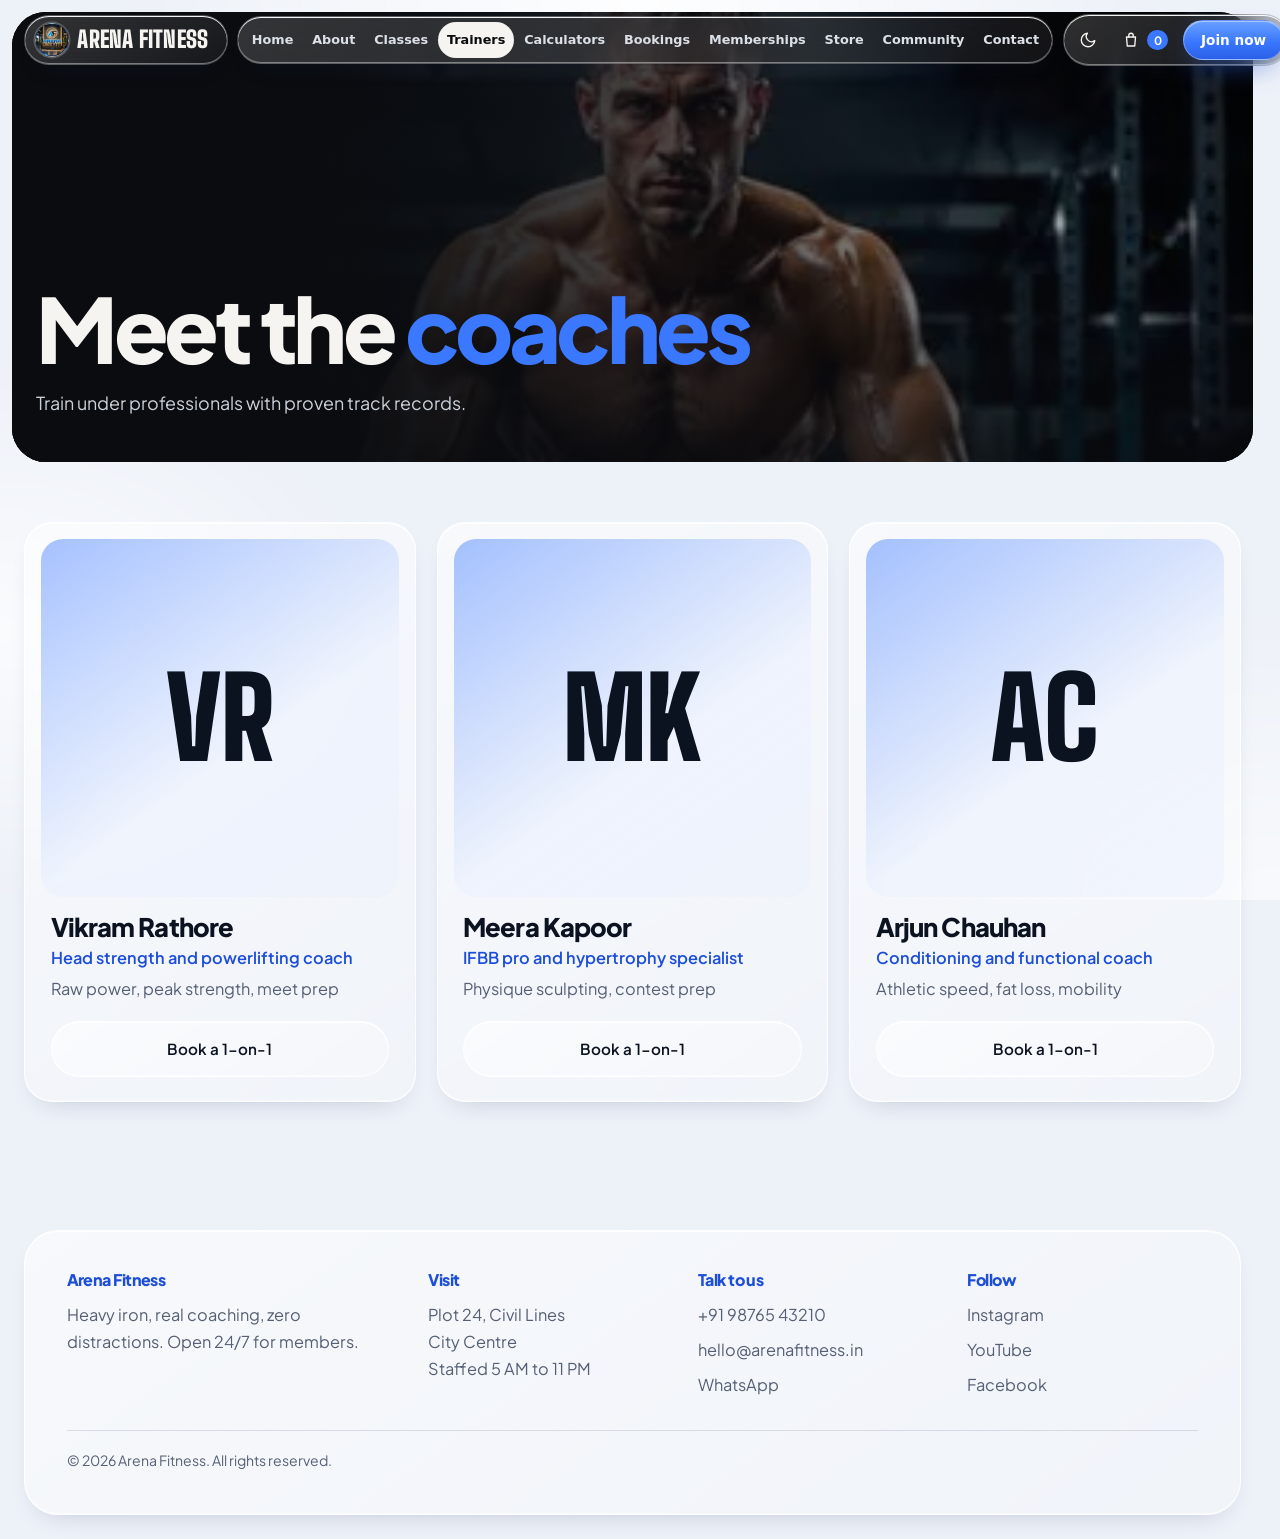
<file: trainers.html>
<!DOCTYPE html>
<html lang="en">
<head>
<meta charset="UTF-8">
<meta name="viewport" content="width=device-width, initial-scale=1.0">
<title>Trainers | Arena Fitness</title>
<meta name="description" content="Meet the coaches at Arena Fitness.">
<meta name="theme-color" content="#0A0C10">
<meta name="color-scheme" content="dark light">
<link rel="icon" type="image/png" href="favicon.png"><link rel="apple-touch-icon" href="apple-touch-icon.png">
<link rel="preconnect" href="https://fonts.googleapis.com"><link rel="preconnect" href="https://fonts.gstatic.com" crossorigin>
<link href="https://fonts.googleapis.com/css2?family=Plus+Jakarta+Sans:wght@400..800&family=Big+Shoulders+Display:wght@700..900&display=swap" rel="stylesheet">
<link rel="preload" as="image" href="img-squat.webp" fetchpriority="high">
<link rel="stylesheet" href="style.css?v=7">
</head>
<body>
<a class="skip" href="#main">Skip to content</a>
<header class="hd"><div class="container">
<a href="index.html" class="logo" aria-label="Arena Fitness home">Arena Fitness</a>
<nav class="dn" aria-label="Main"><a href="index.html">Home</a><a href="about.html">About</a><a href="classes.html">Classes</a><a href="trainers.html" aria-current="page">Trainers</a><a href="calculators.html">Calculators</a><a href="bookings.html">Bookings</a><a href="memberships.html">Memberships</a><a href="store.html">Store</a><a href="community.html">Community</a><a href="contact.html">Contact</a></nav>
<div class="ha"><button class="cartb" aria-label="Open cart">Cart<span class="cn">0</span></button><a class="btn p sm" href="memberships.html">Join now</a>
<button class="mt" aria-label="Open menu" aria-expanded="false">Menu</button></div>
</div></header>
<nav class="mn" aria-label="Mobile"><a href="index.html">Home</a><a href="about.html">About</a><a href="classes.html">Classes</a><a href="trainers.html" aria-current="page">Trainers</a><a href="calculators.html">Calculators</a><a href="bookings.html">Bookings</a><a href="memberships.html">Memberships</a><a href="store.html">Store</a><a href="community.html">Community</a><a href="contact.html">Contact</a></nav>
<main id="main">
<header class="ph" style="--phi:url(img-squat.webp)"><div class="container"><h1 class="rv">Meet the <em>coaches</em></h1><p class="rv" style="--d:1">Train under professionals with proven track records.</p></div></header><section class="sec" style="border:0"><div class="container"><div class="g3"><div class="tr rv" style="--d:0"><div class="av">VR</div><h3>Vikram Rathore</h3><p class="role">Head strength and powerlifting coach</p><p class="spec">Raw power, peak strength, meet prep</p><a class="btn b" href="bookings.html">Book a 1-on-1</a></div><div class="tr rv" style="--d:1"><div class="av">MK</div><h3>Meera Kapoor</h3><p class="role">IFBB pro and hypertrophy specialist</p><p class="spec">Physique sculpting, contest prep</p><a class="btn b" href="bookings.html">Book a 1-on-1</a></div><div class="tr rv" style="--d:2"><div class="av">AC</div><h3>Arjun Chauhan</h3><p class="role">Conditioning and functional coach</p><p class="spec">Athletic speed, fat loss, mobility</p><a class="btn b" href="bookings.html">Book a 1-on-1</a></div></div></div></section>
</main>
<footer class="ft"><div class="container">
<div class="fgrid">
<div><h4>Arena Fitness</h4><p>Heavy iron, real coaching, zero distractions. Open 24/7 for members.</p></div>
<div><h4>Visit</h4><p>Plot 24, Civil Lines<br>City Centre<br>Staffed 5 AM to 11 PM</p></div>
<div><h4>Talk to us</h4><div class="fk"><a href="tel:+919876543210">+91 98765 43210</a><a href="mailto:hello@arenafitness.in">hello@arenafitness.in</a><a href="https://wa.me/919876543210">WhatsApp</a></div></div>
<div><h4>Follow</h4><div class="fk"><a href="#">Instagram</a><a href="#">YouTube</a><a href="#">Facebook</a></div></div>
</div>
<div class="fbm">&copy; 2026 Arena Fitness. All rights reserved.</div>
</div></footer>
<script src="main.js?v=7" defer></script>
</body>
</html>
</file>
<file: style.css>
/* ARENA FITNESS: glass design with light + dark themes. Colours live in the three theme blocks below. */

/* ---------- THEMES ---------- */
:root{--bg:#0A0C10;--bg2:#10141A;--text:#F4F2EE;--mute:#A3ACB8;--line:rgba(255,255,255,.12);--stroke:rgba(255,255,255,.2);
--glass:linear-gradient(145deg,rgba(255,255,255,.14),rgba(255,255,255,.04));--glass2:linear-gradient(145deg,rgba(255,255,255,.22),rgba(255,255,255,.08));--fill:rgba(255,255,255,.07);
--hg:linear-gradient(145deg,rgba(255,255,255,.15),rgba(255,255,255,.05)),rgba(10,12,16,.3);--hg2:rgba(255,255,255,.14);--hs:rgba(255,255,255,.2);--ht:#F6F4F0;--hm:#D0D6DE;--hbg:#0A0C10;
--or:#3A78FF;--ort:#6FA0FF;--onor:#FFFFFF;--sheet:rgba(14,17,22,.6);
--shadow:0 14px 32px -20px rgba(0,0,0,.7);--hi:inset 0 1px 0 rgba(255,255,255,.3),inset 0 -1px 0 rgba(255,255,255,.05);
--o1:rgba(255,255,255,.07);--o2:rgba(255,255,255,.04);--o3:rgba(255,255,255,.05);
--fb:'Plus Jakarta Sans','Inter',system-ui,'Segoe UI',Roboto,sans-serif;--fs:system-ui,'Segoe UI',Roboto,'Helvetica Neue',Arial,sans-serif;--fh:'Big Shoulders Display','Arial Narrow',Impact,sans-serif;
--ease:cubic-bezier(.2,.8,.2,1);--r:28px;--blur:blur(16px);color-scheme:dark}
@media(prefers-color-scheme:light){:root:not([data-theme="dark"]){--bg:#EDF1F8;--bg2:#FAFCFF;--text:#0B1220;--mute:#556074;--line:rgba(15,30,70,.12);--stroke:rgba(255,255,255,.85);
--glass:linear-gradient(145deg,rgba(255,255,255,.55),rgba(255,255,255,.22));--glass2:linear-gradient(145deg,rgba(255,255,255,.8),rgba(255,255,255,.45));--fill:rgba(255,255,255,.4);
--hg:linear-gradient(145deg,rgba(255,255,255,.62),rgba(255,255,255,.3));--hg2:rgba(11,18,32,.07);--hs:rgba(255,255,255,.9);--ht:#0B1220;--hm:#3E4A63;--hbg:#EDF1F8;--ort:#1D4ED8;--sheet:rgba(240,244,251,.72);
--shadow:0 12px 28px -18px rgba(20,40,90,.3);--hi:inset 0 1px 0 rgba(255,255,255,.95),inset 0 -1px 0 rgba(255,255,255,.4);
--o1:rgba(255,255,255,.9);--o2:rgba(255,255,255,.6);--o3:rgba(255,255,255,.7);color-scheme:light}}
:root[data-theme="light"]{--bg:#EDF1F8;--bg2:#FAFCFF;--text:#0B1220;--mute:#556074;--line:rgba(15,30,70,.12);--stroke:rgba(255,255,255,.85);
--glass:linear-gradient(145deg,rgba(255,255,255,.55),rgba(255,255,255,.22));--glass2:linear-gradient(145deg,rgba(255,255,255,.8),rgba(255,255,255,.45));--fill:rgba(255,255,255,.4);
--hg:linear-gradient(145deg,rgba(255,255,255,.62),rgba(255,255,255,.3));--hg2:rgba(11,18,32,.07);--hs:rgba(255,255,255,.9);--ht:#0B1220;--hm:#3E4A63;--hbg:#EDF1F8;--ort:#1D4ED8;--sheet:rgba(240,244,251,.72);
--shadow:0 12px 28px -18px rgba(20,40,90,.3);--hi:inset 0 1px 0 rgba(255,255,255,.95),inset 0 -1px 0 rgba(255,255,255,.4);
--o1:rgba(255,255,255,.9);--o2:rgba(255,255,255,.6);--o3:rgba(255,255,255,.7);color-scheme:light}

/* ---------- BASE ---------- */
*{margin:0;padding:0;box-sizing:border-box}
html{scroll-behavior:smooth;background:var(--bg);scrollbar-gutter:stable;-webkit-text-size-adjust:100%;text-size-adjust:100%}
@supports not (scrollbar-gutter:stable){html{overflow-y:scroll}}
html.sw *,html.sw *::before,html.sw *::after{transition:background-color .5s,color .5s,border-color .5s,box-shadow .5s!important}
body{font:400 1.02rem/1.65 var(--fb);color:var(--text);overflow-x:hidden;-webkit-font-smoothing:antialiased}
/* soft neutral depth behind the glass (no colour) */
body::before{content:"";position:fixed;inset:0;z-index:-2;pointer-events:none;background:radial-gradient(60vw 50vh at 50% 0%,var(--o1),transparent 70%),radial-gradient(50vw 50vh at 100% 100%,var(--o2),transparent 70%),radial-gradient(45vw 45vh at 0% 70%,var(--o3),transparent 70%)}
a{color:inherit;text-decoration:none}ul{list-style:none}
button,input,select,textarea{font:inherit;color:inherit}button{cursor:pointer;background:none;border:0}
[hidden]{display:none!important}
::selection{background:var(--or);color:var(--onor)}
:focus-visible{outline:2px solid var(--or);outline-offset:3px}
::placeholder{color:var(--mute);opacity:.75}
option{background:var(--bg2);color:var(--text)}
h1,h2,h3,h4{font-family:var(--fb);font-weight:800;letter-spacing:-.035em;line-height:1.05}
.container{max-width:1280px;margin:0 auto;padding:0 1.5rem}
.skip{position:absolute;left:-999px}.skip:focus{left:1rem;top:1rem;z-index:99;background:var(--or);color:var(--onor);padding:.6rem 1rem;border-radius:12px}
@keyframes fi{from{opacity:0;transform:translateY(12px)}to{opacity:1;transform:none}}
.pop{animation:fi .4s var(--ease)}
html.leaving main .rv,html.leaving main .hero,html.leaving main .ph{opacity:0;transform:translateY(-8px);transition:opacity .13s ease,transform .13s ease;transition-delay:0s}

/* glass surfaces */
.qt,.row,.plan,.pc,.tr,.q,.pv a,.lb,.cts,.cp.on,.split>.rv,.split>form,.fl,.bt,.ft>.container,.hs{background:var(--glass);border:1px solid var(--stroke);box-shadow:var(--shadow),var(--hi)}
.hs{-webkit-backdrop-filter:var(--blur);backdrop-filter:var(--blur)}

/* ---------- HEADER: three floating glass pills (logo, menu, actions) ---------- */
.hd{position:fixed;top:14px;left:0;right:0;z-index:50;pointer-events:none}
.hd .container{max-width:1360px;display:flex;align-items:center;justify-content:space-between;gap:.8rem}
.hd .logo,.hd .dn,.hd .ha{pointer-events:auto}
.hd.over{--hg:linear-gradient(145deg,rgba(255,255,255,.17),rgba(255,255,255,.05)),rgba(10,12,16,.3);--hg2:rgba(255,255,255,.16);--hs:rgba(255,255,255,.22);--ht:#F6F4F0;--hm:#DCE1E8;--hbg:#0A0C10}
.logo,.dn,.ha{background:var(--hg);-webkit-backdrop-filter:var(--blur);backdrop-filter:var(--blur);border:1px solid var(--hs);border-radius:999px;box-shadow:var(--shadow),var(--hi);transition:background .35s,border-color .35s}
.logo{font-synthesis:none;min-width:12.4rem;justify-content:center;flex-shrink:0;height:50px;padding:0 1.15rem 0 .6rem;font:900 1.55rem/1 var(--fh);text-transform:uppercase;letter-spacing:.01em;display:flex;align-items:center;gap:.55rem;white-space:nowrap;color:var(--ht)}
.logo::before{content:"";width:34px;height:34px;flex:none;border-radius:50%;background:url(logo.webp) center/cover no-repeat;box-shadow:0 0 0 1.5px rgba(255,255,255,.22)}
.dn{position:relative;display:flex;flex-shrink:0;gap:.1rem;padding:.3rem}
.ind{position:absolute;left:0;top:0;width:0;height:0;border-radius:999px;background:var(--ht);z-index:0;pointer-events:none;opacity:0;will-change:transform,width;transition:transform .55s var(--ease),width .55s var(--ease),opacity .3s}.ind.on{opacity:1}
.hd .btn,.hd .mt,.dn a{font-family:var(--fs)}
.dn a{position:relative;z-index:1;white-space:nowrap;padding:.5rem .62rem;border-radius:999px;font-size:.85rem;font-weight:600;color:var(--hm);transition:background .35s,color .35s}
.dn a:hover{color:var(--ht);background:var(--hg2)}.dn a[aria-current],.dn a[aria-current]:hover{background:none;color:var(--hbg)}
.ha{display:flex;align-items:center;gap:.25rem;padding:.3rem}
.tg{width:38px;height:38px;border-radius:50%;display:grid;place-items:center;color:var(--ht);transition:background .3s,transform .5s var(--ease)}
.tg:hover{background:var(--hg2)}.tg:active{transform:scale(.9) rotate(20deg)}
.tg svg{width:18px;height:18px;fill:none;stroke:currentColor;stroke-width:1.8;stroke-linecap:round;stroke-linejoin:round}
:root[data-theme="light"] .tg .sun{display:none}:root:not([data-theme="light"]) .tg .moon{display:none}
.cartb{padding:.45rem .7rem;border-radius:999px;font-size:0;color:var(--ht);display:flex;align-items:center;transition:background .3s}.cartb:hover{background:var(--hg2)}
.cartb::before{content:"";width:18px;height:18px;background:currentColor;-webkit-mask:url("data:image/svg+xml,%3Csvg xmlns='http://www.w3.org/2000/svg' viewBox='0 0 24 24' fill='none' stroke='black' stroke-width='1.8' stroke-linecap='round' stroke-linejoin='round'%3E%3Cpath d='M6 8h12l-1 12H7L6 8z'/%3E%3Cpath d='M9 8V6a3 3 0 0 1 6 0v2'/%3E%3C/svg%3E") center/contain no-repeat;mask:url("data:image/svg+xml,%3Csvg xmlns='http://www.w3.org/2000/svg' viewBox='0 0 24 24' fill='none' stroke='black' stroke-width='1.8' stroke-linecap='round' stroke-linejoin='round'%3E%3Cpath d='M6 8h12l-1 12H7L6 8z'/%3E%3Cpath d='M9 8V6a3 3 0 0 1 6 0v2'/%3E%3C/svg%3E") center/contain no-repeat}
.cn{min-width:1.3rem;height:1.3rem;margin-left:.45rem;padding:0 .3rem;border-radius:999px;background:var(--or);color:var(--onor);font-size:.72rem;font-weight:700;display:inline-grid;place-items:center}
.cn.bump{animation:bump .4s var(--ease)}@keyframes bump{50%{transform:scale(1.35)}}
.mt{display:none;padding:.45rem .95rem;border-radius:999px;font-weight:600;font-size:.88rem;position:relative;z-index:60;color:var(--ht)}.mt:hover{background:var(--hg2)}
.mn{position:fixed;inset:0;z-index:45;background:var(--sheet);-webkit-backdrop-filter:blur(22px);backdrop-filter:blur(22px);padding:6.5rem 1.5rem 2rem;display:flex;flex-direction:column;justify-content:center;gap:.1rem;opacity:0;pointer-events:none;transition:opacity .35s;counter-reset:n;overflow-y:auto}
.mn.o{opacity:1;pointer-events:auto}
.mn a{font:600 2.3rem/1.15 var(--fb);letter-spacing:-.035em;display:flex;gap:1rem;align-items:baseline;border-bottom:1px solid var(--line);padding:.45rem 0;transform:translateY(14px);opacity:0;transition:.55s var(--ease)}
.mn a::before{counter-increment:n;content:counter(n,decimal-leading-zero);font:600 .85rem var(--fb);color:var(--ort)}
.mn.o a{transform:none;opacity:1}.mn a[aria-current]{color:var(--ort)}
.mn a:nth-child(2){transition-delay:.04s}.mn a:nth-child(3){transition-delay:.08s}.mn a:nth-child(4){transition-delay:.12s}.mn a:nth-child(5){transition-delay:.16s}.mn a:nth-child(6){transition-delay:.2s}.mn a:nth-child(n+7){transition-delay:.24s}

/* ---------- theme switch: circle reveal ---------- */
::view-transition-old(root),::view-transition-new(root){animation:none;mix-blend-mode:normal}
::view-transition-old(root){z-index:1}::view-transition-new(root){z-index:2}

/* ---------- BUTTONS ---------- */
.btn{display:inline-flex;align-items:center;justify-content:center;gap:.5rem;padding:.9rem 1.7rem;border-radius:999px;font-weight:600;font-size:.95rem;white-space:nowrap;background:var(--glass);border:1px solid var(--stroke);color:var(--text);box-shadow:var(--hi);transition:transform .45s var(--ease),background .3s,box-shadow .4s,border-color .3s}
.btn:hover{background:var(--glass2);transform:translateY(-2px)}.btn:active{transform:scale(.97)}
.btn.p{background:linear-gradient(180deg,#6AA0FF,#3A78FF 55%,#2A5FE6);color:var(--onor);border-color:rgba(255,255,255,.3);box-shadow:0 12px 30px -12px rgba(58,120,255,.75),inset 0 1px 0 rgba(255,255,255,.4)}
.btn.p:hover{box-shadow:0 18px 40px -12px rgba(58,120,255,.9),inset 0 1px 0 rgba(255,255,255,.45)}
.btn.sm{padding:.5rem 1.05rem;font-size:.85rem}.btn.b{display:flex;width:100%}

/* ---------- HERO + PAGE HEADERS (cinematic rounded cards, always dark) ---------- */
.hero,.ph{--text:#F6F4F0;--mute:#CBD1DA;--glass:linear-gradient(145deg,rgba(255,255,255,.16),rgba(255,255,255,.05)),rgba(10,12,16,.22);--glass2:rgba(255,255,255,.2);--stroke:rgba(255,255,255,.24);--line:rgba(255,255,255,.16);--bg:#0A0C10;margin:12px;border-radius:34px;position:relative;overflow:hidden;isolation:isolate;background:#0A0C10;color:var(--text)}
.hero{min-height:calc(100vh - 24px);min-height:calc(100svh - 24px);display:flex;flex-direction:column;justify-content:flex-end}
.hero::before{content:"";position:absolute;inset:0;z-index:-2;background:url(hero.webp) center/cover no-repeat}
.hero::after{content:"";position:absolute;inset:0;z-index:-1;background:linear-gradient(90deg,rgba(10,12,16,.7),transparent 62%),linear-gradient(0deg,rgba(10,12,16,.7),transparent 42%)}
.hero>.container{width:100%}
.hc{padding-top:9rem;padding-bottom:1rem}
.hero h1{font:900 clamp(3.2rem,8.2vw,7.6rem)/.9 var(--fh);text-transform:uppercase;letter-spacing:.005em;margin-bottom:1.5rem}
.ln{display:block;overflow:hidden;padding-bottom:.06em}.ln>span{display:block;transform:translateY(108%);animation:ln 1.1s var(--ease) forwards;animation-delay:calc(var(--d,0)*.14s + .2s)}
.ln.o>span{color:var(--or)}@keyframes ln{to{transform:none}}
.hero .lead{font-size:1.15rem;color:var(--mute);max-width:480px;margin-bottom:2rem;opacity:0;animation:fi .8s var(--ease) .55s forwards}
.hb{display:flex;gap:.8rem;flex-wrap:wrap;opacity:0;animation:fi .8s var(--ease) .65s forwards}
.hs{width:calc(100% - 3rem);max-width:1232px;margin:2.5rem auto 1.5rem;border-radius:26px;opacity:0;animation:fi .8s var(--ease) .75s forwards}
.hs .container{display:grid;grid-template-columns:repeat(3,1fr);padding:0;max-width:none}
.hs>.container>div{padding:1.2rem 1.6rem;border-left:1px solid var(--line)}.hs>.container>div:first-child{border:0}
.hs b{display:block;font:800 clamp(2rem,3.6vw,3rem)/1 var(--fh);color:var(--text)}.hs span{color:var(--mute);font-size:.9rem}
.ph{display:flex;align-items:flex-end;min-height:clamp(340px,50vh,460px);padding:8.5rem 0 2.8rem}
.ph::before{content:"";position:absolute;inset:0;z-index:-2;background:var(--phi,none) 78% 24%/cover no-repeat}
.ph::after{content:"";position:absolute;inset:0;z-index:-1;background:linear-gradient(90deg,#0A0C10 24%,rgba(10,12,16,.7) 56%,rgba(10,12,16,.2)),linear-gradient(0deg,rgba(10,12,16,.6),transparent 45%)}
.ph>.container{width:100%}
.ph h1{font-size:clamp(2.6rem,7vw,5.6rem);letter-spacing:-.05em;margin-bottom:.8rem}.ph h1 em{font-style:normal;color:var(--or)}.ph p{color:var(--mute);font-size:1.12rem;max-width:520px}
.ph+.sec{padding-top:3rem}

/* ---------- SECTIONS ---------- */
.sec{padding:6rem 0}
.sh{display:flex;justify-content:space-between;align-items:flex-end;gap:2rem;margin-bottom:2.6rem;flex-wrap:wrap}
.sh h2{font-size:clamp(2.3rem,5vw,4rem)}.sh p{color:var(--mute);max-width:360px}
.rv{opacity:0;transform:translateY(14px);transition:opacity .4s var(--ease),transform .4s var(--ease);transition-delay:calc(var(--d,0)*.04s)}
.rv.in{opacity:1;transform:none}

/* rows (home disciplines + classes) */
.rows{display:block}
.row{display:grid;grid-template-columns:70px 1fr 1.1fr auto;gap:1.5rem;align-items:center;padding:1.3rem 1.6rem;margin-bottom:.9rem;border-radius:26px;transition:transform .45s var(--ease),border-color .3s,background .3s}
.row:hover{transform:translateY(-3px);background:var(--glass2);border-color:rgba(58,120,255,.55)}
.row .n{font:800 1.5rem var(--fh);color:var(--ort)}
.row h3{font-size:clamp(1.3rem,2.4vw,1.75rem)}.row p{color:var(--mute);font-size:.95rem}.row .mt2{font-weight:500;font-size:.92rem;opacity:.85}.row .go{font-weight:600;color:var(--ort)}
.fl{display:flex;gap:.3rem;flex-wrap:wrap;margin-bottom:1.8rem;padding:.3rem;width:fit-content;max-width:100%;border-radius:999px}
.fb{padding:.5rem 1.1rem;border-radius:999px;font-weight:500;font-size:.92rem;color:var(--mute);transition:background .3s,color .3s}.fb:hover{color:var(--text)}.fb.on{background:var(--text);color:var(--bg)}

/* statement, facts, lists */
.stm{display:grid;grid-template-columns:1.5fr 1fr;gap:4rem;align-items:start}
.stm h2{font-size:clamp(2.2rem,4.6vw,3.9rem);line-height:1.04}.stm h2 em{font-style:normal;color:var(--ort)}
.facts{display:grid;gap:1.3rem}.facts>div{border-top:1px solid var(--line);padding-top:1rem}.facts h4{font-size:1.1rem;color:var(--ort);margin-bottom:.2rem}.facts p{color:var(--mute)}
.ck{display:grid;gap:.7rem;margin:1.4rem 0}.ck li{padding-left:1.7rem;position:relative;color:var(--mute)}.ck li::before{content:"";position:absolute;left:0;top:.5em;width:.7rem;height:.7rem;border-radius:50%;background:var(--or);box-shadow:0 0 0 4px rgba(58,120,255,.2)}
.pv{display:grid;grid-template-columns:repeat(3,1fr);gap:1.2rem}
.pv a{padding:2rem;border-radius:var(--r);transition:transform .45s var(--ease),background .3s,border-color .3s}.pv a:hover{transform:translateY(-4px);background:var(--glass2);border-color:rgba(58,120,255,.55)}
.pv h3{font-size:1.5rem}.pv b{display:block;font:800 3rem/1 var(--fh);color:var(--ort);margin:.5rem 0 .2rem}.pv span{color:var(--mute)}
.cta{padding:3rem 0 5rem}
.cta .container{max-width:1232px;width:calc(100% - 3rem);display:flex;justify-content:space-between;align-items:center;gap:2rem;flex-wrap:wrap;padding:3.2rem;border-radius:36px;color:#FFFFFF;background:radial-gradient(60% 120% at 100% 0,rgba(255,255,255,.3),transparent 60%),linear-gradient(135deg,#4C86FF,#1F4FD8);box-shadow:0 40px 80px -40px rgba(58,120,255,.7),inset 0 1px 0 rgba(255,255,255,.45)}
.cta h2{font-size:clamp(2.2rem,5vw,4rem);max-width:700px}.cta p{margin-top:.7rem;font-weight:500;max-width:480px}
.cta .btn{background:#FFFFFF;color:#0B1B4D;border-color:#FFFFFF}.cta .btn:hover{background:#EAF1FF}

/* quote */
.qsec{padding:2rem 0 4rem}
.qt{position:relative;padding:clamp(2.6rem,6vw,5.5rem) clamp(1.5rem,5vw,4.5rem);border-radius:40px;text-align:center;overflow:hidden;isolation:isolate}
.qt::before{content:"\201C";position:absolute;top:-.1em;left:.1em;font:900 clamp(9rem,22vw,18rem)/1 var(--fh);color:var(--or);opacity:.16;z-index:-1}
.qt p{font:900 clamp(2.3rem,6.4vw,5.6rem)/.96 var(--fh);text-transform:uppercase;letter-spacing:.005em}
.qt .o{color:var(--or)}
.qt .w{display:inline-block;font-style:normal;opacity:0;transform:translateY(.45em);transition:opacity .7s var(--ease),transform .8s var(--ease);transition-delay:calc(var(--i)*65ms)}
.qt.in .w{opacity:1;transform:none;filter:none}
.qt.rv{opacity:1;transform:none;filter:none;transition:none}

/* trainers */
.g3{display:grid;grid-template-columns:repeat(3,1fr);gap:1.3rem}.g4{display:grid;grid-template-columns:repeat(4,1fr);gap:1.2rem}
.tr{padding:1rem 1rem 1.5rem;border-radius:var(--r);transition:transform .45s var(--ease),border-color .3s}.tr:hover{transform:translateY(-4px);border-color:rgba(58,120,255,.55)}
.tr .av{aspect-ratio:1/1;border-radius:22px;background:linear-gradient(145deg,rgba(58,120,255,.45),rgba(58,120,255,.05) 58%),var(--fill);display:grid;place-items:center;font:900 clamp(4.5rem,9vw,7rem)/1 var(--fh);color:var(--text);margin-bottom:1.1rem}
.tr>:not(.av){margin-inline:.6rem}.tr h3{font-size:1.6rem}.tr .role{color:var(--ort);font-weight:600;margin:.25rem .6rem}.tr .spec{color:var(--mute);margin-bottom:1.1rem}.tr .btn.b{width:calc(100% - 1.2rem)}

/* forms + panels */
.split{display:grid;grid-template-columns:1fr 1.25fr;gap:1.3rem;align-items:start}
.split>.rv,.split>form{padding:2.2rem;border-radius:var(--r)}
.split h3{font-size:1.9rem;margin-bottom:.8rem}.split p{color:var(--mute);margin-bottom:1rem}
.fg{margin-bottom:1.1rem}.fg label{display:block;margin-bottom:.4rem;font-size:.85rem;font-weight:500;color:var(--mute)}
.fg input,.fg select,.fg textarea{width:100%;padding:.9rem 1rem;border-radius:16px;background:var(--fill);border:1px solid var(--line);transition:border-color .25s,box-shadow .25s}
.fg input:focus,.fg select:focus,.fg textarea:focus{outline:none;border-color:var(--or);box-shadow:0 0 0 4px rgba(58,120,255,.2)}
.fr{display:grid;grid-template-columns:repeat(2,1fr);gap:1rem}
.info{display:grid;gap:1.1rem;margin-top:1.6rem}.info>div{border-top:1px solid var(--line);padding-top:.9rem}.info h4{font-size:1rem;color:var(--ort)}

/* calculators */
.cw{display:grid;grid-template-columns:240px 1fr;gap:1.3rem;align-items:start}
.cts{display:grid;gap:.3rem;padding:.4rem;border-radius:26px}
.ct{text-align:left;padding:.85rem 1.1rem;border-radius:20px;font-weight:600;color:var(--mute);transition:background .3s,color .3s}.ct:hover{color:var(--text);background:var(--glass2)}.ct.on{background:var(--text);color:var(--bg)}
.cp{display:none}.cp.on{display:block;padding:2rem;border-radius:var(--r);animation:fi .5s var(--ease)}
.cr:not(:empty){margin-top:1.4rem;padding:1.2rem 1.4rem;border-radius:20px;background:rgba(58,120,255,.13);border:1px solid rgba(58,120,255,.4);animation:fi .4s var(--ease)}
.cr b{display:block;font:800 2.6rem/1 var(--fh);color:var(--ort)}.cr small{display:block;color:var(--mute);font-size:.88rem;margin-top:.4rem}

/* memberships */
.bt{display:flex;align-items:center;gap:.9rem;margin-bottom:1.8rem;font-weight:600;width:fit-content;padding:.55rem 1.2rem;border-radius:999px}
.sw{position:relative;width:52px;height:30px}.sw input{opacity:0;position:absolute;inset:0;z-index:2;cursor:pointer;width:100%;height:100%}
.sl{position:absolute;inset:0;background:var(--fill);border:1px solid var(--line);border-radius:999px;transition:.3s}.sl::before{content:"";position:absolute;width:22px;height:22px;left:3px;top:3px;border-radius:50%;background:#fff;box-shadow:0 2px 6px rgba(0,0,0,.35);transition:transform .4s var(--ease)}
.sw input:checked+.sl{background:var(--or);border-color:var(--or)}.sw input:checked+.sl::before{transform:translateX(22px)}.sw input:focus-visible+.sl{outline:2px solid var(--or);outline-offset:3px}
.sv{background:var(--or);color:var(--onor);font-size:.75rem;font-weight:700;padding:.12rem .55rem;border-radius:999px;margin-left:.4rem}
.plans{display:grid;grid-template-columns:repeat(3,1fr);gap:1.2rem;align-items:stretch}
.plan{padding:2.2rem 1.9rem;border-radius:var(--r);display:flex;flex-direction:column;transition:transform .45s var(--ease)}.plan:hover{transform:translateY(-4px)}
.plan.f{border-color:rgba(58,120,255,.65);background:linear-gradient(180deg,rgba(58,120,255,.22),transparent 65%),var(--glass);box-shadow:0 34px 70px -34px rgba(58,120,255,.6),var(--hi)}
.plan .tag{display:inline-block;width:fit-content;color:var(--ort);font-weight:600;font-size:.8rem;margin-bottom:.5rem;min-height:1.4rem}.plan .tag:not(:empty){background:rgba(58,120,255,.16);border:1px solid rgba(58,120,255,.4);padding:.1rem .7rem;border-radius:999px}
.plan h3{font-size:1.9rem}.pr{font:800 4rem/1 var(--fh);margin:.8rem 0 .2rem}.pr small{font:500 1rem var(--fb);color:var(--mute)}.bn{color:var(--mute);font-size:.85rem}.plan>p{color:var(--mute);margin-top:.5rem}
.pf{margin:1.3rem 0 1.8rem}.pf li{padding:.65rem 0;border-top:1px solid var(--line);color:var(--mute)}.pf .no{opacity:.5;text-decoration:line-through}.plan .btn{margin-top:auto}

/* store */
.pc{display:flex;flex-direction:column;padding:1rem;border-radius:24px;transition:transform .45s var(--ease),border-color .3s}.pc:hover{transform:translateY(-4px);border-color:rgba(58,120,255,.55)}
.pi{aspect-ratio:4/3;border-radius:18px;background:linear-gradient(145deg,rgba(58,120,255,.3),transparent 62%),var(--fill);margin-bottom:1rem;padding:1rem;display:flex;flex-direction:column;justify-content:space-between}
.pi b{font:900 3.2rem/1 var(--fh);color:transparent;-webkit-text-stroke:1.5px var(--ort)}.pi span{color:var(--mute);font-size:.82rem;font-weight:600}
.pc h3{font-size:1.2rem;padding:0 .4rem}.pp{font:800 1.5rem var(--fh);color:var(--ort);margin:.3rem .4rem}.pc p{color:var(--mute);font-size:.9rem;flex-grow:1;margin:0 .4rem 1rem}

/* community */
.q{padding:1.8rem;border-radius:var(--r)}.q p{font-size:1.1rem;line-height:1.55;margin-bottom:1.2rem}.q h4{font-size:1.15rem}.q small{color:var(--mute)}
.lb{padding:.4rem 1.4rem;border-radius:var(--r)}
.lb li{display:grid;grid-template-columns:70px 1fr auto;align-items:center;padding:1.1rem 0;border-bottom:1px solid var(--line);font-weight:500}.lb li:last-child{border:0}
.lb em{font:800 2rem var(--fh);color:var(--ort);font-style:normal}.lb strong{font:800 1.4rem var(--fh);text-transform:uppercase}

/* faq */
.fq{border-bottom:1px solid var(--line)}.fq:last-child{border:0}
.fq button{width:100%;display:flex;justify-content:space-between;gap:1rem;padding:1.1rem 0;text-align:left;font-weight:600}
.fq button::after{content:"+";color:var(--ort);font-size:1.5rem;line-height:1;transition:transform .4s var(--ease)}.fq.o button::after{transform:rotate(45deg)}
.fa{display:grid;grid-template-rows:0fr;transition:grid-template-rows .4s var(--ease)}.fa>div{overflow:hidden;color:var(--mute)}.fa p{padding-bottom:1.1rem;margin:0!important}.fq.o .fa{grid-template-rows:1fr}

/* cart, modal, toast */
.ov{position:fixed;inset:0;background:rgba(0,0,0,.35);-webkit-backdrop-filter:blur(4px);backdrop-filter:blur(4px);z-index:70;opacity:0;pointer-events:none;transition:.35s}.ov.o{opacity:1;pointer-events:auto}
.dr{position:fixed;top:12px;right:12px;bottom:12px;width:min(420px,calc(100% - 24px));background:var(--sheet);-webkit-backdrop-filter:blur(22px);backdrop-filter:blur(22px);border:1px solid var(--stroke);border-radius:30px;box-shadow:var(--shadow),var(--hi);z-index:80;display:flex;flex-direction:column;transform:translateX(calc(100% + 24px));transition:transform .55s var(--ease);overflow:hidden}.dr.o{transform:none}
.dh{padding:1.3rem 1.5rem;border-bottom:1px solid var(--line);display:flex;justify-content:space-between;align-items:center}.dh h3{font-size:1.6rem}
.x{font-size:1.8rem;line-height:1;width:38px;height:38px;border-radius:50%;transition:background .3s}.x:hover{background:var(--glass2)}
.di{flex:1;overflow-y:auto;padding:1.2rem;display:grid;gap:.7rem;align-content:start}
.cr2{display:flex;justify-content:space-between;align-items:center;gap:1rem;padding:.9rem 1rem;background:var(--fill);border:1px solid var(--line);border-radius:18px}.cr2 small{color:var(--mute)}
.qb{display:flex;gap:.4rem}.qb button{width:32px;height:32px;border:1px solid var(--line);border-radius:50%;transition:.25s}.qb button:hover{background:var(--glass2);border-color:var(--or)}
.df{padding:1.3rem;border-top:1px solid var(--line)}.cb{display:flex;gap:.6rem;margin-bottom:1rem}.cb input{flex:1;min-width:0;padding:.7rem 1rem;background:var(--fill);border:1px solid var(--line);border-radius:999px}.cb .btn{padding:.6rem 1.1rem}
.tt{display:flex;justify-content:space-between;align-items:baseline;font:700 1.4rem var(--fb);margin-bottom:1rem}.tt b{font:800 1.9rem var(--fh);color:var(--ort)}
.md{position:fixed;inset:0;z-index:90;display:grid;place-items:center;padding:1rem;background:rgba(0,0,0,.4);-webkit-backdrop-filter:blur(8px);backdrop-filter:blur(8px);animation:fi .3s}
.mc{width:min(460px,100%);background:var(--sheet);-webkit-backdrop-filter:blur(22px);backdrop-filter:blur(22px);border:1px solid var(--stroke);border-radius:30px;padding:2rem;position:relative;box-shadow:var(--shadow),var(--hi)}
.mc .x{position:absolute;top:.8rem;right:.9rem}.mc h3{font-size:1.9rem;margin-bottom:.4rem}.mc p{color:var(--mute)}
.ts{position:fixed;left:50%;bottom:1.8rem;z-index:100;transform:translate(-50%,24px);opacity:0;pointer-events:none;background:var(--sheet);-webkit-backdrop-filter:blur(24px) saturate(185%);backdrop-filter:blur(24px) saturate(185%);border:1px solid var(--stroke);color:var(--text);padding:.8rem 1.4rem;border-radius:999px;font-weight:500;box-shadow:var(--shadow),var(--hi);transition:.5s var(--ease);max-width:92vw;text-align:center}.ts.o{transform:translate(-50%,0);opacity:1}

/* ---------- FOOTER ---------- */
.ft{padding:2rem 0 1.5rem}
.ft>.container{max-width:1232px;width:calc(100% - 3rem);padding:2.6rem;border-radius:34px}
.fgrid{display:grid;grid-template-columns:1.4fr 1fr 1fr 1fr;gap:2.4rem;margin-bottom:2rem}
.ft h4{font-size:1rem;color:var(--ort);margin-bottom:.8rem}.ft p,.fk a{color:var(--mute)}.fk{display:grid;gap:.5rem}.fk a:hover{color:var(--text)}
.fbm{border-top:1px solid var(--line);padding-top:1.1rem;color:var(--mute);font-size:.88rem}

/* ---------- RESPONSIVE ---------- */
@media(max-width:1500px){.dn a{padding:.48rem .54rem;font-size:.8rem}.logo{font-size:1.45rem}.hd .container{gap:.6rem}}
@media(max-width:1240px){.dn{display:none}.mt{display:inline-flex}}
@media(max-width:992px){.stm,.split,.cw,.fgrid{grid-template-columns:1fr;gap:1.4rem}.stm{gap:2rem}.g3,.plans,.pv{grid-template-columns:1fr}.g4{grid-template-columns:1fr 1fr}.row{grid-template-columns:60px 1fr auto}.row .mt2,.row .go{display:none}.cts{grid-auto-flow:column;overflow-x:auto}.ct{white-space:nowrap}.sec{padding:4.5rem 0}.cta .container{padding:2.2rem}}
@media(max-width:640px){.g4,.fr{grid-template-columns:1fr}.hero,.ph{margin:8px;border-radius:28px}.hero{min-height:calc(100svh - 16px)}.hero::before{background-size:auto 70%;background-position:88% 0}.hero::after{background:linear-gradient(0deg,#0A0C10 34%,transparent 66%),linear-gradient(90deg,rgba(10,12,16,.55),transparent 70%)}.hs b{font-size:1.8rem}.hs>.container>div{padding:1rem .8rem}.hs span{font-size:.78rem}.hero .lead{font-size:1.02rem}.ph{min-height:300px;padding-top:7.5rem}.row{grid-template-columns:44px 1fr}.row .btn{grid-column:2;justify-self:start}.lb li{grid-template-columns:44px 1fr}.lb strong{grid-column:2;font-size:1.15rem}.ha .btn{display:none}.split>.rv,.split>form,.cp.on{padding:1.5rem}.ft>.container{padding:1.8rem}}
@media(max-width:640px){.logo{min-width:0}}
@media(max-width:460px){.hd .container{padding:0 .9rem}.logo{height:46px;padding:0 .85rem 0 .75rem;font-size:clamp(1.05rem,5.2vw,1.25rem)}.logo::before{width:28px;height:28px}.ha{gap:.1rem}.mt{padding:.4rem .7rem}.cartb{padding:.45rem .55rem}}
@media(max-width:380px){.hd .container{padding:0 .7rem}.logo{font-size:1rem;height:42px;padding:0 .7rem 0 .6rem}.logo::before{width:24px;height:24px}.ha .tg{width:30px;height:30px}.cartb{padding:.4rem .45rem}.mt{padding:.35rem .6rem;font-size:.8rem}}
@media(prefers-reduced-motion:reduce){*,*::before,*::after{animation-duration:.01ms!important;animation-delay:0s!important;transition-duration:.01ms!important}.rv,.ln>span,.hero .lead,.hb,.hs,.qt .w{opacity:1;transform:none;filter:none}}
</file>
